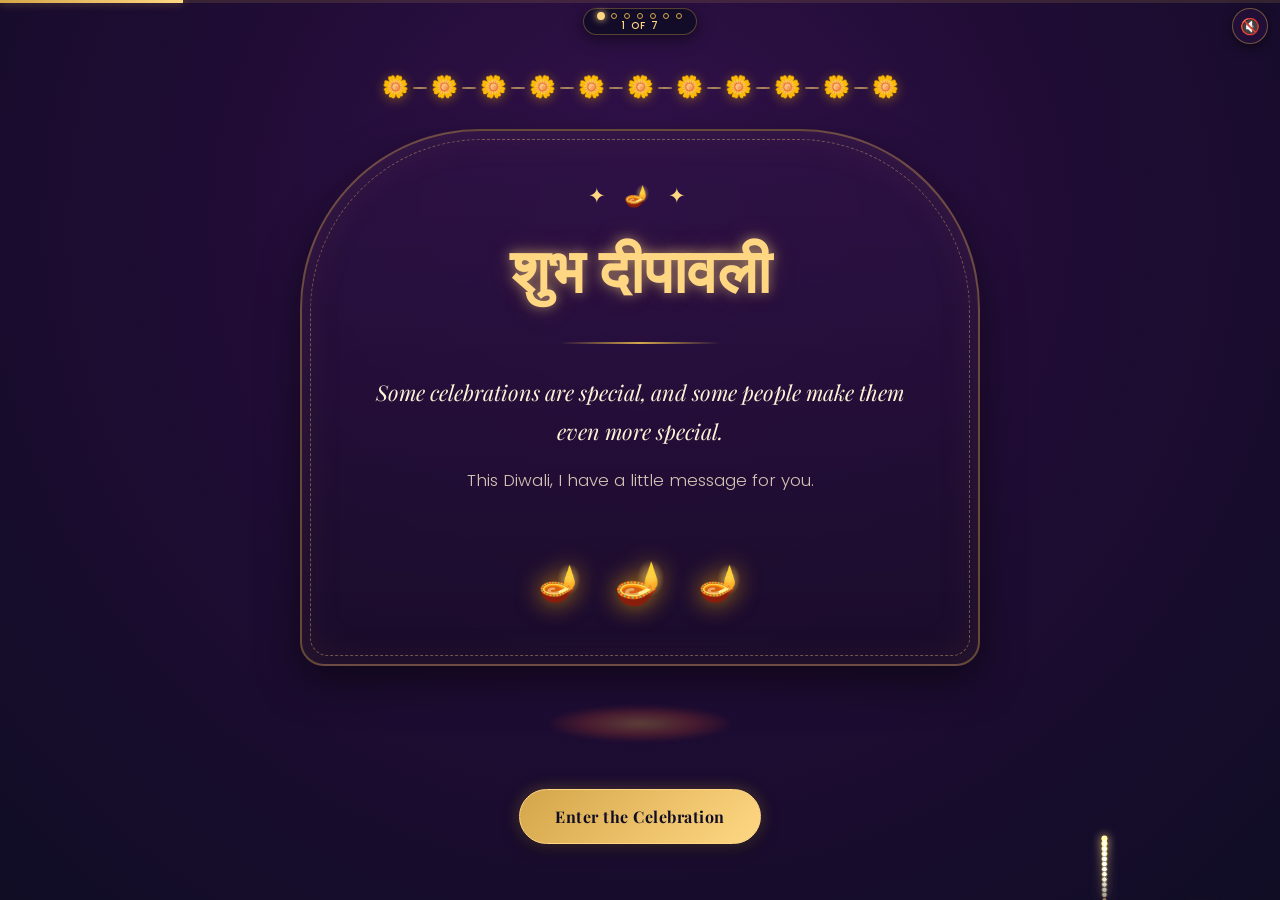
<file: index.html>
<!DOCTYPE html>
<html lang="en">
<head>
  <meta charset="UTF-8">
  <meta name="viewport" content="width=device-width, initial-scale=1.0, maximum-scale=1.0, user-scalable=no">
  <title>A Little Diwali Surprise</title>
  <link rel="icon" href="data:image/svg+xml,<svg xmlns='http://www.w3.org/2000/svg' viewBox='0 0 100 100'><text y='.9em' font-size='90'>🪔</text></svg>">
  <link href="https://fonts.googleapis.com/css2?family=Great+Vibes&family=Playfair+Display:ital,wght@0,400;0,700;1,400&family=Poppins:wght@300;400;500;600&family=Cormorant+Garamond:ital,wght@0,300;0,400;0,600;1,300;1,400&display=swap" rel="stylesheet">
  <link rel="stylesheet" href="css/common.css">
  <link rel="stylesheet" href="css/animations.css">
  <link rel="stylesheet" href="css/pages.css">
</head>
<body class="page-welcome">
  <!-- Page transition overlay -->
  <div class="page-transition-overlay"></div>

  <!-- Fireworks canvas (background) -->
  <canvas id="fireworks-canvas" style="position:fixed;inset:0;z-index:0;pointer-events:none;"></canvas>

  <!-- Floating elements container -->
  <div class="floating-container"></div>

  <!-- Main content -->
  <div class="page-wrapper">
    <!-- Toran (marigold garland) at top -->
    <div class="toran">
      <span class="toran-flower" style="--i:0">🌼</span>
      <span class="toran-chain"></span>
      <span class="toran-flower" style="--i:1">🌼</span>
      <span class="toran-chain"></span>
      <span class="toran-flower" style="--i:2">🌼</span>
      <span class="toran-chain"></span>
      <span class="toran-flower" style="--i:3">🌼</span>
      <span class="toran-chain"></span>
      <span class="toran-flower" style="--i:4">🌼</span>
      <span class="toran-chain"></span>
      <span class="toran-flower" style="--i:5">🌼</span>
      <span class="toran-chain"></span>
      <span class="toran-flower" style="--i:6">🌼</span>
      <span class="toran-chain"></span>
      <span class="toran-flower" style="--i:7">🌼</span>
      <span class="toran-chain"></span>
      <span class="toran-flower" style="--i:8">🌼</span>
      <span class="toran-chain"></span>
      <span class="toran-flower" style="--i:9">🌼</span>
      <span class="toran-chain"></span>
      <span class="toran-flower" style="--i:10">🌼</span>
    </div>

    <!-- Decorative doorway arch -->
    <div class="doorway">
      <div class="doorway-arch"></div>

      <div class="page-content">
        <!-- Decorative gold ornament -->
        <div class="ornament-top">✦ 🪔 ✦</div>

        <h1 class="welcome-title glow-text animate-fade-in-up">
          शुभ दीपावली
        </h1>

        <div class="decorative-line"></div>

        <p class="entrance-text reveal">
          Some celebrations are special, and some people make them even more special.
        </p>

        <p class="entrance-subtitle reveal stagger-1">
          This Diwali, I have a little message for you.
        </p>

        <!-- Diya row -->
        <div class="diyas-row reveal stagger-2">
          <span class="diya-icon">🪔</span>
          <span class="diya-icon">🪔</span>
          <span class="diya-icon">🪔</span>
        </div>
      </div>
    </div>

    <!-- Rangoli at bottom -->
    <div class="rangoli"></div>

    <!-- Navigation -->
    <div class="nav-buttons reveal stagger-3">
      <a href="message.html" class="btn-next" onclick="navigateTo('message.html'); return false;">Enter the Celebration</a>
    </div>
  </div>

  <!-- Scripts -->
  <script src="js/fireworks.js"></script>
  <script src="js/particles.js"></script>
  <script src="js/navigation.js"></script>
  <script src="js/common.js"></script>
  <script>
    document.addEventListener('DOMContentLoaded', () => {
      // Init fireworks for welcome page
      initFireworks('fireworks-canvas', 0.025);
      // Add marigold petals
      createMarigoldPetals(document.querySelector('.floating-container'), 12);
      // Add floating lanterns
      createFloatingLanterns(document.querySelector('.floating-container'), 4);
    });
  </script>
</body>
</html>
</file>
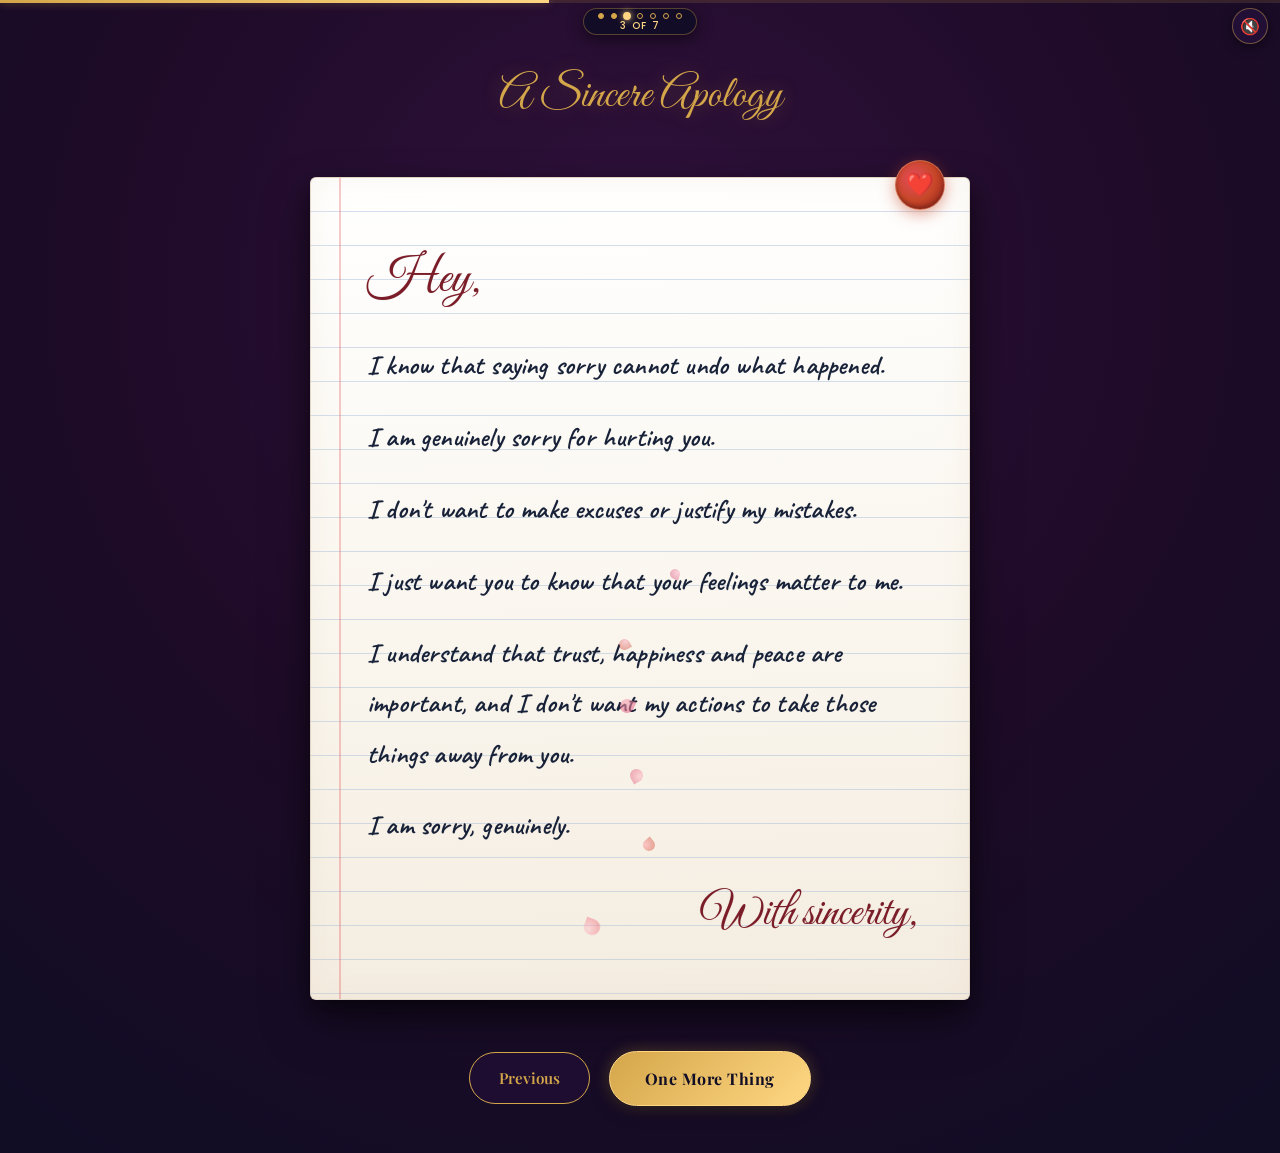
<file: apology.html>
<!DOCTYPE html>
<html lang="en">
<head>
  <meta charset="UTF-8">
  <meta name="viewport" content="width=device-width, initial-scale=1.0, maximum-scale=1.0, user-scalable=no">
  <title>A Sincere Apology</title>
  <link rel="icon" href="data:image/svg+xml,<svg xmlns='http://www.w3.org/2000/svg' viewBox='0 0 100 100'><text y='.9em' font-size='90'>🪔</text></svg>">
  <link href="https://fonts.googleapis.com/css2?family=Caveat:wght@400;500;600;700&family=Dancing+Script:wght@400;500;600;700&family=Great+Vibes&family=Playfair+Display:ital,wght@0,400;0,700;1,400&family=Poppins:wght@300;400;500;600&display=swap" rel="stylesheet">
  <link rel="stylesheet" href="css/common.css">
  <link rel="stylesheet" href="css/animations.css">
  <link rel="stylesheet" href="css/pages.css">
</head>
<body class="page-apology">
  <!-- Page transition overlay -->
  <div class="page-transition-overlay"></div>

  <!-- Floating elements container (rose petals) -->
  <div class="floating-container"></div>

  <!-- Main content -->
  <div class="page-wrapper">
    <!-- Section heading -->
    <h2 class="section-heading reveal" style="font-family:'Great Vibes',cursive;color:#D4A64A;text-align:center;font-size:2.8rem;font-weight:400;margin-bottom:2rem;text-shadow:0 0 20px rgba(212,166,74,0.3);">
      A Sincere Apology
    </h2>

    <!-- Letter paper -->
    <div class="letter-paper reveal">
      <!-- Wax seal -->
      <div class="wax-seal" style="position:absolute;top:-18px;right:24px;width:50px;height:50px;background:radial-gradient(circle at 38% 38%, #e74c5e, #C74728, #8b1a1a);border-radius:50%;display:flex;align-items:center;justify-content:center;font-size:1.4rem;box-shadow:0 4px 15px rgba(199,71,40,0.5),inset 0 -2px 4px rgba(0,0,0,0.3);z-index:2;">
        ❤️
      </div>

      <!-- Salutation -->
      <p class="letter-salutation">
        Hey,
      </p>

      <!-- Letter body -->
      <div class="letter-body">
        <p class="reveal stagger-1">
          I know that saying sorry cannot undo what happened.
        </p>

        <p class="reveal stagger-2">
          I am genuinely sorry for hurting you.
        </p>

        <p class="reveal stagger-3">
          I don't want to make excuses or justify my mistakes.
        </p>

        <p class="reveal stagger-4">
          I just want you to know that your feelings matter to me.
        </p>

        <p class="reveal stagger-5">
          I understand that trust, happiness and peace are important, and I don't want my actions to take those things away from you.
        </p>

        <p class="reveal stagger-6">
          I am sorry, genuinely.
        </p>
      </div>

      <!-- Signature -->
      <p class="letter-signature">
        With sincerity,
      </p>
    </div>

    <!-- Scattered rose petals around the letter -->
    <div class="rose-petal-scatter" style="position:relative;pointer-events:none;">
      <div class="scattered-petal" style="position:absolute;top:-320px;left:-20px;width:14px;height:14px;background:radial-gradient(ellipse at 30% 30%, #f7a8b8, #e05577);border-radius:50% 0 50% 50%;opacity:0.6;transform:rotate(25deg);animation:petalDrift 6s ease-in-out infinite;"></div>
      <div class="scattered-petal" style="position:absolute;top:-180px;right:-15px;width:12px;height:12px;background:radial-gradient(ellipse at 30% 30%, #ff9aa2, #c74728);border-radius:50% 0 50% 50%;opacity:0.5;transform:rotate(-40deg);animation:petalDrift 7s ease-in-out infinite 0.5s;"></div>
      <div class="scattered-petal" style="position:absolute;top:-450px;left:30px;width:10px;height:10px;background:radial-gradient(ellipse at 30% 30%, #f8b4c8, #d4577a);border-radius:50% 0 50% 50%;opacity:0.55;transform:rotate(110deg);animation:petalDrift 5.5s ease-in-out infinite 1s;"></div>
      <div class="scattered-petal" style="position:absolute;top:-100px;right:40px;width:16px;height:16px;background:radial-gradient(ellipse at 30% 30%, #ffc1cc, #e74c5e);border-radius:50% 0 50% 50%;opacity:0.45;transform:rotate(-70deg);animation:petalDrift 8s ease-in-out infinite 1.5s;"></div>
      <div class="scattered-petal" style="position:absolute;top:-380px;right:10px;width:11px;height:11px;background:radial-gradient(ellipse at 30% 30%, #f7a8b8, #c74728);border-radius:50% 0 50% 50%;opacity:0.5;transform:rotate(60deg);animation:petalDrift 6.5s ease-in-out infinite 2s;"></div>
      <div class="scattered-petal" style="position:absolute;top:-250px;left:-10px;width:13px;height:13px;background:radial-gradient(ellipse at 30% 30%, #ffb7c5, #d94f6b);border-radius:50% 0 50% 50%;opacity:0.5;transform:rotate(150deg);animation:petalDrift 7.5s ease-in-out infinite 0.8s;"></div>
    </div>

    <!-- Navigation -->
    <div class="nav-buttons reveal stagger-7">
      <a href="message.html" class="btn-prev" onclick="navigateTo('message.html'); return false;">Previous</a>
      <a href="reflection.html" class="btn-next" onclick="navigateTo('reflection.html'); return false;">One More Thing</a>
    </div>
  </div>

  <!-- Scripts -->
  <script src="js/fireworks.js"></script>
  <script src="js/particles.js"></script>
  <script src="js/navigation.js"></script>
  <script src="js/common.js"></script>
  <script>
    document.addEventListener('DOMContentLoaded', () => {
      // Add rose petals to the floating container with pink/red colors
      createFallingPetals(document.querySelector('.floating-container'), 15, ['#f7a8b8', '#e05577', '#ff9aa2', '#c74728', '#ffc1cc', '#d94f6b']);
    });
  </script>
</body>
</html>
</file>
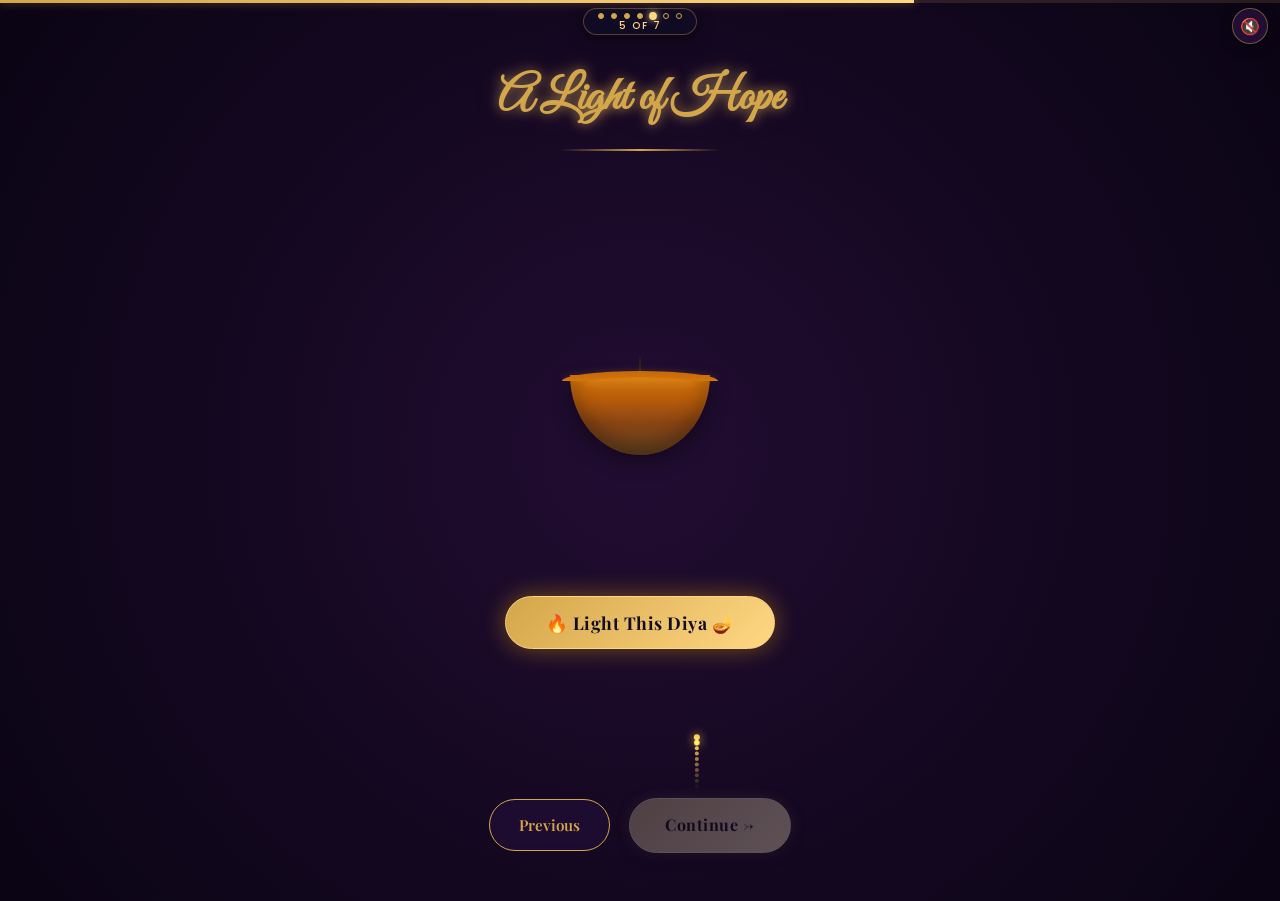
<file: diya.html>
<!DOCTYPE html>
<html lang="en">
<head>
  <meta charset="UTF-8">
  <meta name="viewport" content="width=device-width, initial-scale=1.0, maximum-scale=1.0, user-scalable=no">
  <title>A Light of Hope</title>
  <link rel="icon" href="data:image/svg+xml,<svg xmlns='http://www.w3.org/2000/svg' viewBox='0 0 100 100'><text y='.9em' font-size='90'>🪔</text></svg>">
  <link href="https://fonts.googleapis.com/css2?family=Great+Vibes&family=Playfair+Display:ital,wght@0,400;0,700;1,400&family=Poppins:wght@300;400;500;600&family=Cormorant+Garamond:ital,wght@0,300;0,400;0,600;1,300;1,400&display=swap" rel="stylesheet">
  <link rel="stylesheet" href="css/common.css">
  <link rel="stylesheet" href="css/animations.css">
  <link rel="stylesheet" href="css/pages.css">
  <style>
    .diya-stage {
      position: relative;
      display: flex;
      flex-direction: column;
      align-items: center;
      justify-content: center;
      min-height: 320px;
      margin: 2rem auto;
      padding: 2rem;
    }

    .diya-ambient {
      position: absolute;
      width: 300px;
      height: 300px;
      border-radius: 50%;
      background: radial-gradient(circle, rgba(255, 180, 0, 0.25) 0%, rgba(255, 120, 0, 0.1) 40%, transparent 70%);
      top: 50%;
      left: 50%;
      transform: translate(-50%, -60%);
      opacity: 0;
      transition: opacity 1.5s ease;
      pointer-events: none;
      z-index: 1;
    }

    .diya-ambient.lit {
      opacity: 1;
      animation: breathe 3s ease-in-out infinite;
    }

    .diya-construction {
      position: relative;
      display: flex;
      flex-direction: column;
      align-items: center;
      z-index: 3;
    }

    .diya-wick {
      width: 2px;
      height: 18px;
      background: linear-gradient(to top, #3a2a1a, #2a1a0a);
      margin-bottom: 0px;
      z-index: 3;
    }

    .diya-flame {
      position: relative;
      width: 60px;
      height: 80px;
      display: flex;
      align-items: center;
      justify-content: center;
      opacity: 0;
      transition: opacity 0.8s ease;
      margin-bottom: -12px;
      z-index: 4;
    }

    .diya-flame.lit {
      opacity: 1;
    }

    .flame-aura {
      position: absolute;
      width: 50px;
      height: 65px;
      background: radial-gradient(ellipse at center bottom, rgba(255, 200, 50, 0.6), rgba(255, 140, 0, 0.3), transparent);
      border-radius: 50% 50% 50% 50% / 60% 60% 40% 40%;
      filter: blur(8px);
      animation: flameFlicker 2s ease-in-out infinite;
    }

    .flame-core {
      position: relative;
      width: 14px;
      height: 35px;
      background: linear-gradient(to top, #ff6600, #ffaa00, #ffdd44, #fff8e0);
      border-radius: 50% 50% 50% 50% / 70% 70% 30% 30%;
      box-shadow: 0 0 15px rgba(255, 180, 0, 0.8), 0 0 30px rgba(255, 140, 0, 0.5), 0 0 50px rgba(255, 100, 0, 0.3);
      animation: flameFlicker 1.5s ease-in-out infinite alternate, flameDance 3s ease-in-out infinite;
      z-index: 5;
    }

    @keyframes flameDance {
      0%, 100% { transform: skewX(0deg) scaleY(1); }
      25% { transform: skewX(3deg) scaleY(1.05); }
      50% { transform: skewX(-2deg) scaleY(0.95); }
      75% { transform: skewX(4deg) scaleY(1.02); }
    }

    .clay-diya {
      position: relative;
      width: 140px;
      height: 80px;
      background: linear-gradient(180deg, #d4760a 0%, #b85c0a 30%, #8b4513 60%, #654321 100%);
      border-radius: 0 0 50% 50% / 0 0 100% 100%;
      box-shadow: inset 0 -10px 20px rgba(0,0,0,0.3), inset 0 5px 10px rgba(255,200,100,0.15), 0 8px 20px rgba(0,0,0,0.4);
      z-index: 3;
    }

    .clay-diya::before {
      content: '';
      position: absolute;
      top: -4px;
      left: -8px;
      right: -8px;
      height: 10px;
      background: linear-gradient(180deg, #c4680a, #d4760a);
      border-radius: 50% 50% 0 0 / 100% 100% 0 0;
      box-shadow: 0 -2px 5px rgba(255,200,100,0.1);
    }

    .clay-diya::after {
      content: '';
      position: absolute;
      top: 2px;
      left: 10%;
      right: 10%;
      height: 15px;
      background: linear-gradient(180deg, rgba(255,200,100,0.12), transparent);
      border-radius: 50%;
    }

    #diya-particle-canvas {
      position: absolute;
      inset: -100px;
      pointer-events: none;
      z-index: 5;
    }

    .diya-controls {
      text-align: center;
      margin-top: 2rem;
      z-index: 10;
      position: relative;
    }

    .diya-controls .btn-next {
      font-size: 1.1rem;
      padding: 0.9rem 2.5rem;
      cursor: pointer;
    }

    .diya-controls .btn-next:disabled {
      opacity: 0.4;
      cursor: default;
      pointer-events: none;
    }

    .diya-message {
      font-family: 'Poppins', sans-serif;
      font-weight: 300;
      font-size: 1.05rem;
      color: #FFF1D6;
      text-align: center;
      margin-top: 1.5rem;
      opacity: 0;
      transition: opacity 1s ease 0.5s;
      line-height: 1.8;
      max-width: 500px;
      margin-left: auto;
      margin-right: auto;
    }

    .diya-message.visible {
      opacity: 1;
    }

    @media (max-width: 480px) {
      .diya-stage {
        min-height: 260px;
        padding: 1.5rem;
      }
      .clay-diya {
        width: 110px;
        height: 65px;
      }
      .diya-message {
        font-size: 0.95rem;
        padding: 0 0.5rem;
      }
    }
  </style>
</head>
<body class="page-diya">

  <div class="page-transition-overlay"></div>

  <!-- Fireworks canvas (background) -->
  <canvas id="fireworks-canvas" style="position:fixed;inset:0;z-index:0;pointer-events:none;"></canvas>

  <div class="floating-container"></div>

  <div class="page-wrapper">

    <h2 class="section-heading glow-text" style="font-family:'Great Vibes',cursive;color:#D4A64A;text-align:center;font-size:3rem;">A Light of Hope</h2>

    <div class="decorative-line"></div>

    <div class="diya-stage">

      <div class="diya-ambient" id="diya-ambient"></div>

      <canvas id="diya-particle-canvas" width="500" height="500" style="position:absolute;inset:-100px;pointer-events:none;z-index:5;"></canvas>

      <div class="diya-construction">
        <div class="diya-flame" id="diya-flame">
          <div class="flame-aura"></div>
          <div class="flame-core"></div>
        </div>
        <div class="diya-wick"></div>
        <div class="clay-diya"></div>
      </div>

    </div>

    <div class="diya-controls">
      <button id="light-diya-btn" class="btn-next" style="cursor:pointer; box-shadow: 0 0 25px rgba(255, 180, 0, 0.4);">🔥 Light This Diya 🪔</button>
      <p id="diya-message" class="diya-message">May this light bring peace, happiness and beautiful beginnings.</p>
    </div>

    <div class="nav-buttons" id="diya-nav" style="margin-top:2.5rem;">
      <a href="reflection.html" class="btn-prev" onclick="navigateTo('reflection.html'); return false;">Previous</a>
      <a href="wishes.html" class="btn-next" id="diya-continue-btn" style="opacity:0.35; pointer-events:none; filter:grayscale(0.6); transition: all 0.6s ease;" onclick="navigateTo('wishes.html'); return false;">Continue →</a>
    </div>

  </div>

  <script src="js/fireworks.js"></script>
  <script src="js/particles.js"></script>
  <script src="js/navigation.js"></script>
  <script src="js/common.js"></script>
  <script src="js/diya.js"></script>
  <script>
    document.addEventListener('DOMContentLoaded', () => {
      if (typeof initFireworks === 'function') {
        window.fireworksInstance = initFireworks('fireworks-canvas', 0.008);
      }
    });
  </script>
</body>
</html>
</file>
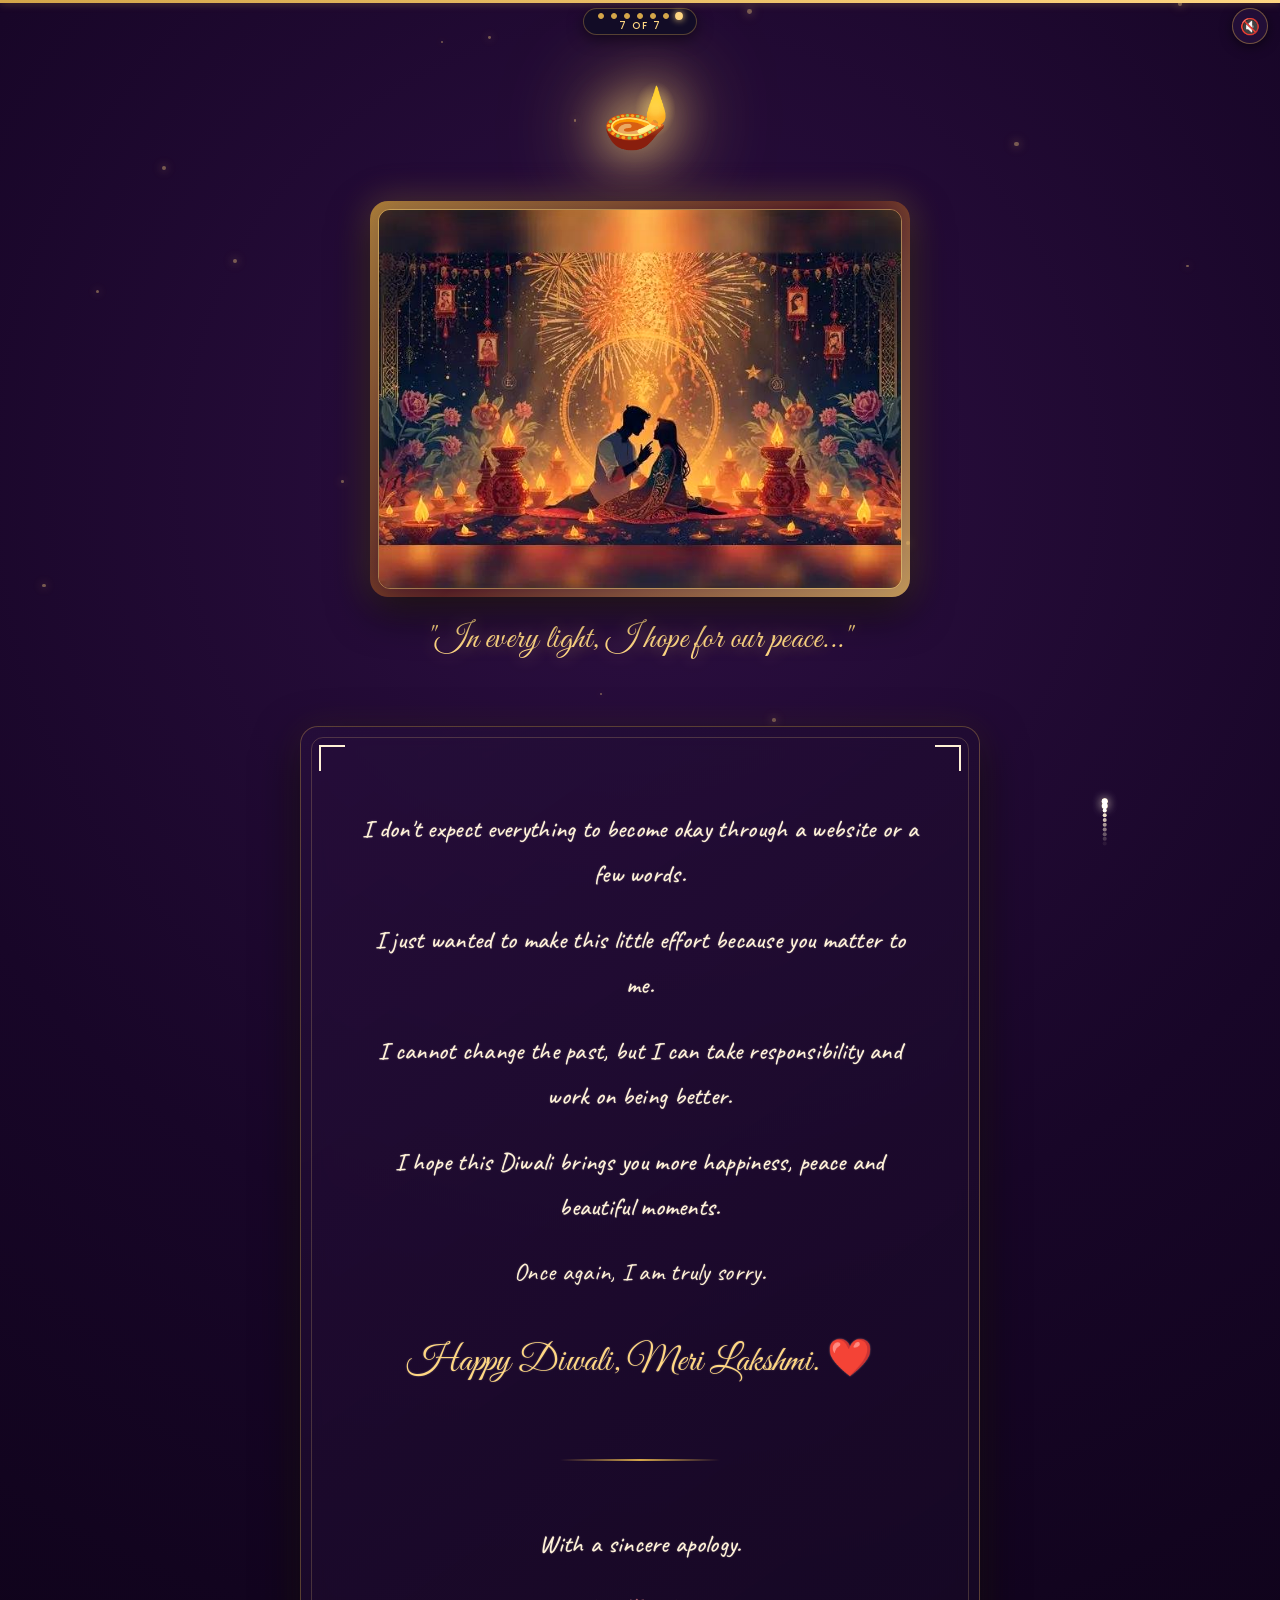
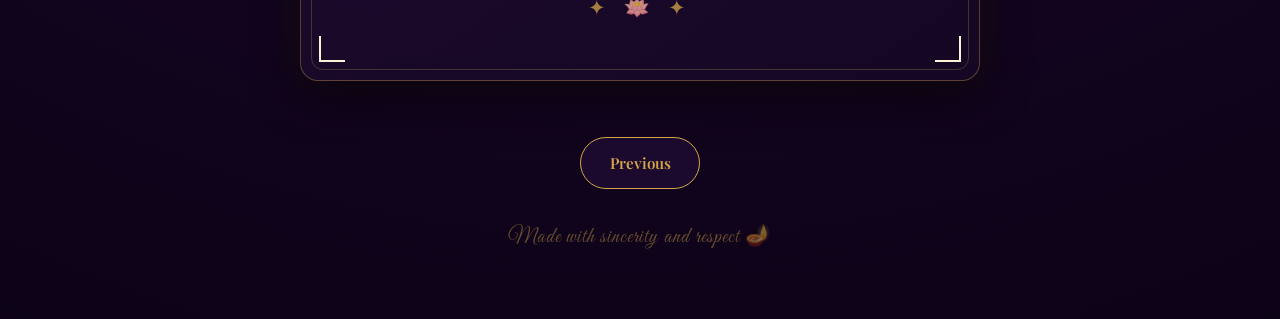
<file: final.html>
<!DOCTYPE html>
<html lang="en">
<head>
  <meta charset="UTF-8">
  <meta name="viewport" content="width=device-width, initial-scale=1.0, maximum-scale=1.0, user-scalable=no">
  <title>A Final Message</title>
  <link rel="icon" href="data:image/svg+xml,<svg xmlns='http://www.w3.org/2000/svg' viewBox='0 0 100 100'><text y='.9em' font-size='90'>🪔</text></svg>">
  <link href="https://fonts.googleapis.com/css2?family=Caveat:wght@400;500;600;700&family=Dancing+Script:wght@400;500;600;700&family=Great+Vibes&family=Playfair+Display:ital,wght@0,400;0,700;1,400&family=Poppins:wght@300;400;500;600&display=swap" rel="stylesheet">
  <link rel="stylesheet" href="css/common.css">
  <link rel="stylesheet" href="css/animations.css">
  <link rel="stylesheet" href="css/pages.css">
</head>
<body class="page-final">
  <!-- Page transition overlay -->
  <div class="page-transition-overlay"></div>

  <!-- Fireworks canvas (gentle background fireworks) -->
  <canvas id="fireworks-canvas" style="position:fixed;inset:0;z-index:0;pointer-events:none;"></canvas>

  <!-- Floating elements container -->
  <div class="floating-container"></div>

  <!-- Main content wrapper -->
  <div class="page-wrapper">
    <!-- Single large glowing diya at the top -->
    <div class="final-diya reveal" style="text-align:center;margin-bottom:0.8rem;">
      <span style="font-size:3.8rem;display:inline-block;filter:drop-shadow(0 0 25px #FFD783) drop-shadow(0 0 45px #D4A64A);animation:floatDiya 3.5s ease-in-out infinite;">🪔</span>
    </div>

    <!-- Couple Diwali Memory Image -->
    <div class="couple-photo-wrapper reveal stagger-1">
      <div class="photo-frame">
        <img src="assets/images/couple-diwali.jpg" alt="A Special Diwali With You" class="couple-photo" loading="eager">
        <div class="photo-glow"></div>
      </div>
      <p class="photo-caption">"In every light, I hope for our peace..."</p>
    </div>

    <!-- Final letter parchment frame -->
    <div class="final-frame reveal stagger-2">
      <div class="corner-ornament corner-top-left"></div>
      <div class="corner-ornament corner-top-right"></div>
      <div class="corner-ornament corner-bottom-left"></div>
      <div class="corner-ornament corner-bottom-right"></div>

      <div class="final-letter">
        <p class="reveal stagger-1">
          I don't expect everything to become okay through a website or a few words.
        </p>

        <p class="reveal stagger-2">
          I just wanted to make this little effort because you matter to me.
        </p>

        <p class="reveal stagger-3">
          I cannot change the past, but I can take responsibility and work on being better.
        </p>

        <p class="reveal stagger-4">
          I hope this Diwali brings you more happiness, peace and beautiful moments.
        </p>

        <p class="reveal stagger-5" style="font-weight:400;color:#FFF1D6;">
          Once again, I am truly sorry.
        </p>

        <p class="final-highlight reveal stagger-6">
          Happy Diwali, Meri Lakshmi. ❤️
        </p>

        <div class="decorative-line" style="margin:1.8rem auto 1rem auto;"></div>

        <p class="final-signature reveal stagger-7">
          With a sincere apology.
        </p>
      </div>

      <!-- Lotus ornament flourish -->
      <div style="text-align:center;margin-top:1.5rem;color:#D4A64A;font-size:1.3rem;letter-spacing:6px;opacity:0.75;">
        ✦ 🪷 ✦
      </div>
    </div>

    <!-- Navigation (Previous to wishes.html) -->
    <div class="nav-buttons reveal stagger-7">
      <a href="wishes.html" class="btn-prev" onclick="navigateTo('wishes.html'); return false;">Previous</a>
    </div>

    <!-- Heartfelt footer -->
    <div style="text-align:center;padding:2rem 1rem 1rem 1rem;">
      <p style="font-family:'Great Vibes',cursive;font-size:1.3rem;color:rgba(212,166,74,0.45);letter-spacing:1px;">
        Made with sincerity and respect 🪔
      </p>
    </div>
  </div>

  <!-- Scripts -->
  <script src="js/fireworks.js"></script>
  <script src="js/particles.js"></script>
  <script src="js/navigation.js"></script>
  <script src="js/common.js"></script>
  <script>
    document.addEventListener('DOMContentLoaded', () => {
      // Gentle fireworks
      if (typeof initFireworks === 'function') {
        initFireworks('fireworks-canvas', 0.016);
      }
      // Falling petals mix
      createFallingPetals(document.querySelector('.floating-container'), 12, ['#f7a8b8', '#e05577', '#ff9aa2', '#C74728', '#D4A64A', '#FFD783']);
      createGoldenParticles(document.querySelector('.floating-container'), 20);
    });
  </script>
</body>
</html>
</file>
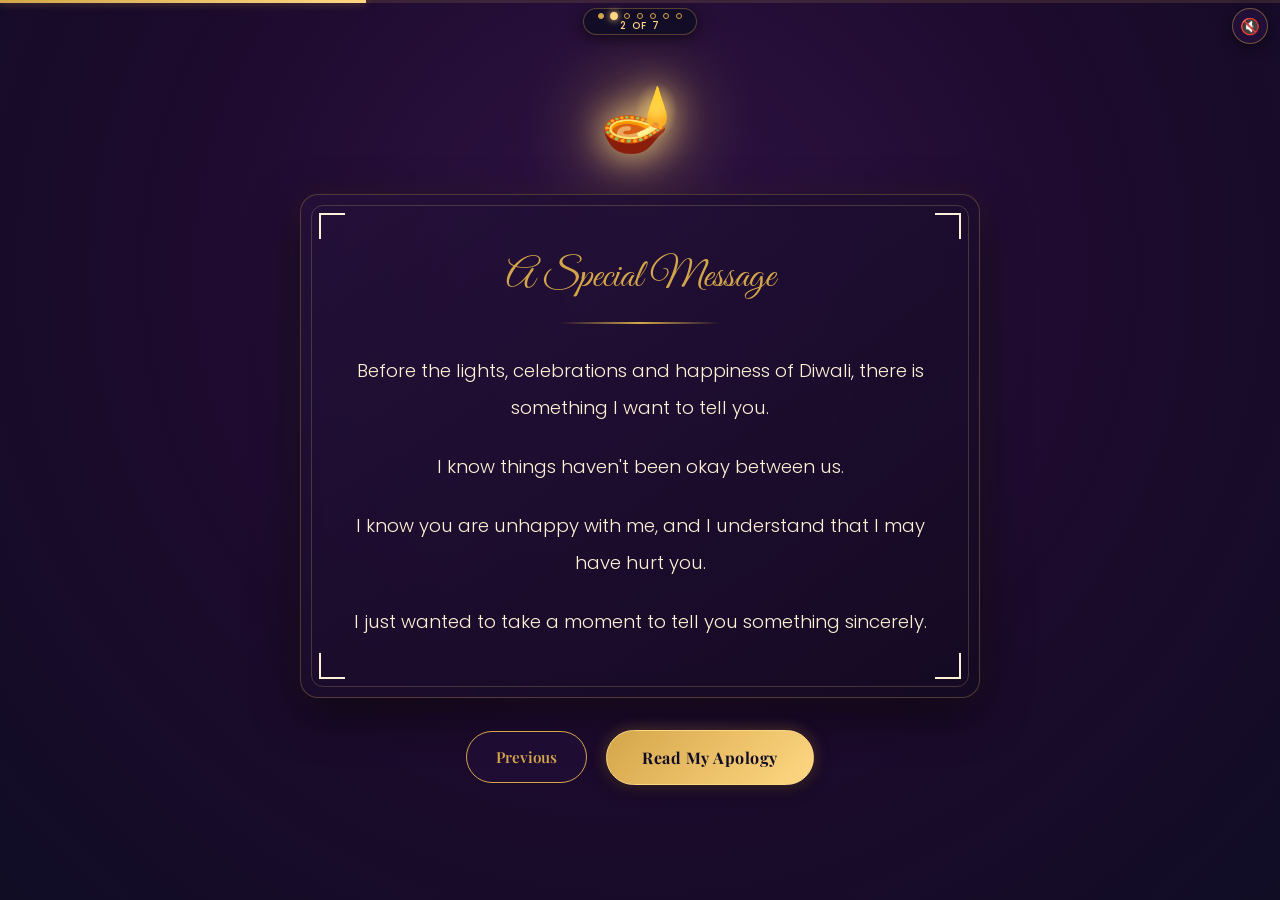
<file: message.html>
<!DOCTYPE html>
<html lang="en">
<head>
  <meta charset="UTF-8">
  <meta name="viewport" content="width=device-width, initial-scale=1.0, maximum-scale=1.0, user-scalable=no">
  <title>A Special Message</title>
  <link rel="icon" href="data:image/svg+xml,<svg xmlns='http://www.w3.org/2000/svg' viewBox='0 0 100 100'><text y='.9em' font-size='90'>🪔</text></svg>">
  <link href="https://fonts.googleapis.com/css2?family=Great+Vibes&family=Playfair+Display:ital,wght@0,400;0,700;1,400&family=Poppins:wght@300;400;500;600&family=Cormorant+Garamond:ital,wght@0,300;0,400;0,600;1,300;1,400&display=swap" rel="stylesheet">
  <link rel="stylesheet" href="css/common.css">
  <link rel="stylesheet" href="css/animations.css">
  <link rel="stylesheet" href="css/pages.css">
</head>
<body class="page-message">
  <!-- Page transition overlay -->
  <div class="page-transition-overlay"></div>

  <!-- Fireworks canvas (background) -->
  <canvas id="fireworks-canvas" style="position:fixed;inset:0;z-index:0;pointer-events:none;"></canvas>

  <!-- Floating elements container -->
  <div class="floating-container"></div>

  <!-- Main content -->
  <div class="page-wrapper">
    <!-- Large animated diya at top center -->
    <div class="diya-hero reveal" style="text-align:center;margin-bottom:1.5rem;">
      <span style="font-size:4rem;display:inline-block;filter:drop-shadow(0 0 18px #FFD783) drop-shadow(0 0 40px #D4A64A);animation:floatDiya 3s ease-in-out infinite;">🪔</span>
    </div>

    <!-- Message frame -->
    <div class="message-frame reveal">
      <!-- Corner ornaments -->
      <div class="corner-ornament corner-top-left"></div>
      <div class="corner-ornament corner-top-right"></div>
      <div class="corner-ornament corner-bottom-left"></div>
      <div class="corner-ornament corner-bottom-right"></div>

      <h2 class="message-heading" style="font-family:'Great Vibes',cursive;color:#D4A64A;text-align:center;font-size:2.5rem;margin-bottom:0.5rem;font-weight:400;">
        A Special Message
      </h2>

      <div class="decorative-line"></div>

      <div class="message-body">
        <p class="message-paragraph reveal stagger-1" style="text-align:center;font-family:'Poppins',sans-serif;font-weight:300;font-size:1.15rem;color:#FFF1D6;line-height:2;">
          Before the lights, celebrations and happiness of Diwali, there is something I want to tell you.
        </p>

        <p class="message-paragraph reveal stagger-2" style="text-align:center;font-family:'Poppins',sans-serif;font-weight:300;font-size:1.15rem;color:#FFF1D6;line-height:2;">
          I know things haven't been okay between us.
        </p>

        <p class="message-paragraph reveal stagger-3" style="text-align:center;font-family:'Poppins',sans-serif;font-weight:300;font-size:1.15rem;color:#FFF1D6;line-height:2;">
          I know you are unhappy with me, and I understand that I may have hurt you.
        </p>

        <p class="message-paragraph reveal stagger-4" style="text-align:center;font-family:'Poppins',sans-serif;font-weight:300;font-size:1.15rem;color:#FFF1D6;line-height:2;">
          I just wanted to take a moment to tell you something sincerely.
        </p>
      </div>
    </div>

    <!-- Navigation -->
    <div class="nav-buttons reveal stagger-5">
      <a href="index.html" class="btn-prev" onclick="navigateTo('index.html'); return false;">Previous</a>
      <a href="apology.html" class="btn-next" onclick="navigateTo('apology.html'); return false;">Read My Apology</a>
    </div>
  </div>

  <!-- Scripts -->
  <script src="js/fireworks.js"></script>
  <script src="js/particles.js"></script>
  <script src="js/navigation.js"></script>
  <script src="js/common.js"></script>
  <script>
    document.addEventListener('DOMContentLoaded', () => {
      // Init fireworks with low rate for ambient effect
      initFireworks('fireworks-canvas', 0.01);
      // Add falling petals
      createFallingPetals(document.querySelector('.floating-container'), 10);
    });
  </script>
</body>
</html>
</file>
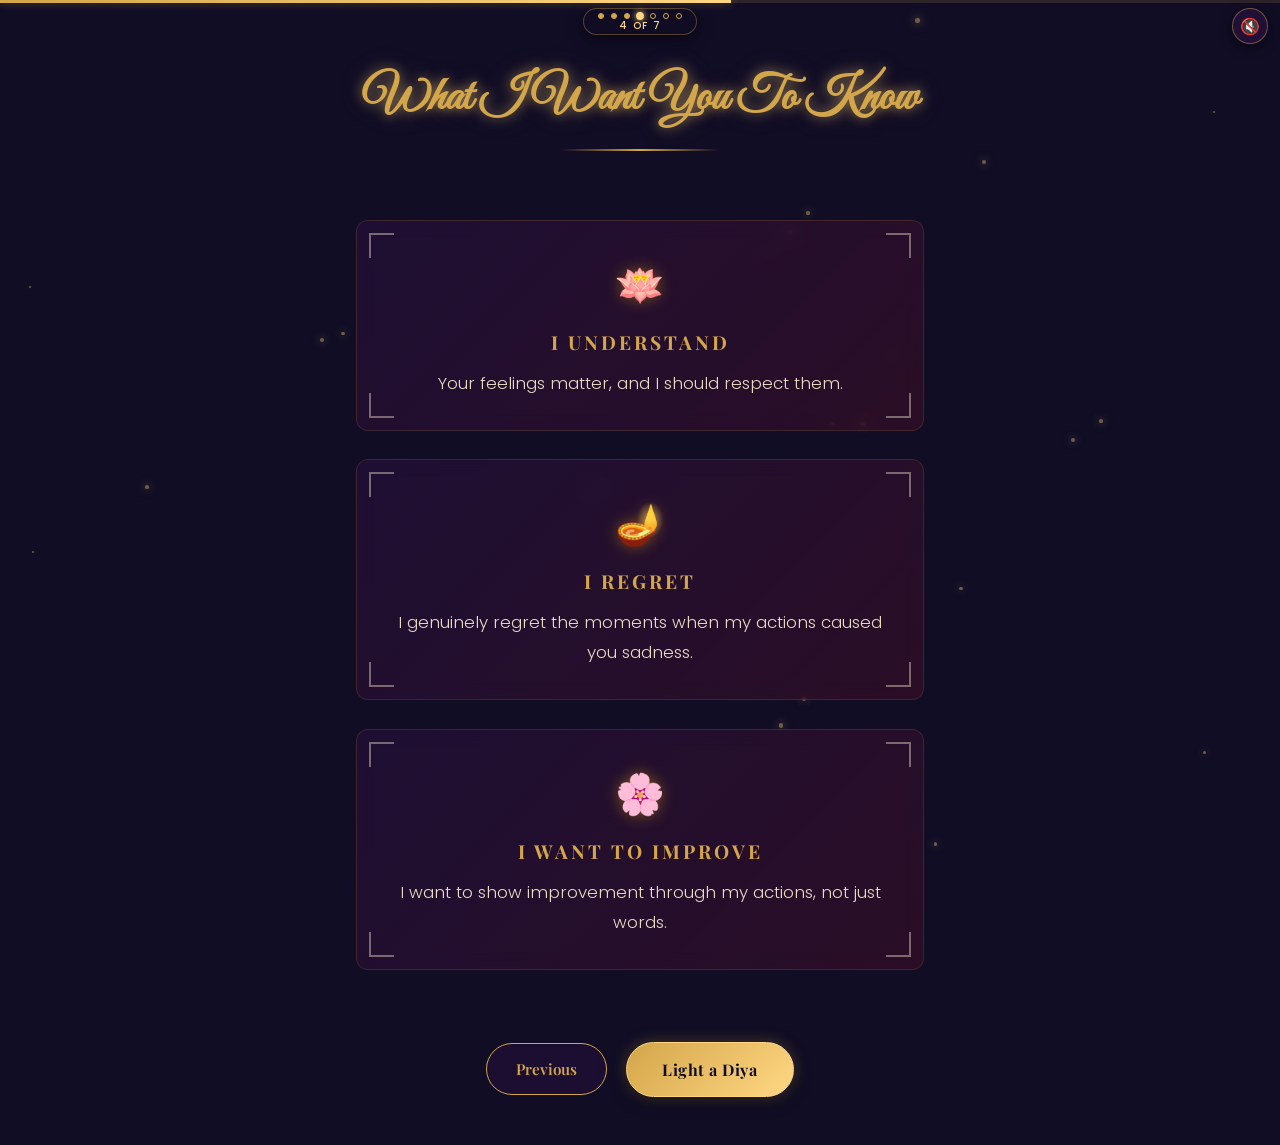
<file: reflection.html>
<!DOCTYPE html>
<html lang="en">
<head>
  <meta charset="UTF-8">
  <meta name="viewport" content="width=device-width, initial-scale=1.0, maximum-scale=1.0, user-scalable=no">
  <title>What I Want You To Know</title>
  <link rel="icon" href="data:image/svg+xml,<svg xmlns='http://www.w3.org/2000/svg' viewBox='0 0 100 100'><text y='.9em' font-size='90'>🪔</text></svg>">
  <link href="https://fonts.googleapis.com/css2?family=Great+Vibes&family=Playfair+Display:ital,wght@0,400;0,700;1,400&family=Poppins:wght@300;400;500;600&family=Cormorant+Garamond:ital,wght@0,300;0,400;0,600;1,300;1,400&display=swap" rel="stylesheet">
  <link rel="stylesheet" href="css/common.css">
  <link rel="stylesheet" href="css/animations.css">
  <link rel="stylesheet" href="css/pages.css">
  <style>
    .reflection-cards {
      display: flex;
      flex-direction: column;
      gap: 1.8rem;
      max-width: 600px;
      margin: 2.5rem auto;
      padding: 0 1rem;
    }

    .reflection-card {
      position: relative;
      background: linear-gradient(135deg, rgba(36, 16, 57, 0.7), rgba(69, 15, 39, 0.5));
      border: 1px solid rgba(212, 166, 74, 0.15);
      border-radius: 12px;
      padding: 2rem 1.8rem;
      text-align: center;
      backdrop-filter: blur(10px);
      transition: transform 0.4s ease, box-shadow 0.4s ease, border-color 0.4s ease;
    }

    .reflection-card:hover {
      transform: translateY(-4px);
      box-shadow: 0 8px 30px rgba(212, 166, 74, 0.15);
      border-color: rgba(212, 166, 74, 0.35);
    }

    .corner {
      position: absolute;
      width: 25px;
      height: 25px;
      border-color: #D4A64A;
      opacity: 0.4;
      transition: opacity 0.4s ease;
    }

    .reflection-card:hover .corner {
      opacity: 0.8;
    }

    .corner-tl { top: 12px; left: 12px; border-top: 2px solid; border-left: 2px solid; }
    .corner-tr { top: 12px; right: 12px; border-top: 2px solid; border-right: 2px solid; }
    .corner-bl { bottom: 12px; left: 12px; border-bottom: 2px solid; border-left: 2px solid; }
    .corner-br { bottom: 12px; right: 12px; border-bottom: 2px solid; border-right: 2px solid; }

    .card-icon {
      font-size: 2.5rem;
      margin-bottom: 0.8rem;
      filter: drop-shadow(0 0 8px rgba(255, 180, 0, 0.4));
    }

    .card-header {
      font-family: 'Playfair Display', serif;
      font-size: 1.2rem;
      font-weight: 700;
      color: #D4A64A;
      letter-spacing: 3px;
      margin-bottom: 0.8rem;
    }

    .card-body {
      font-family: 'Poppins', sans-serif;
      font-weight: 300;
      font-size: 1.05rem;
      color: #FFF1D6;
      line-height: 1.8;
      opacity: 0.9;
    }

    @media (max-width: 480px) {
      .reflection-cards {
        gap: 1.4rem;
        padding: 0 0.5rem;
      }
      .reflection-card {
        padding: 1.5rem 1.2rem;
      }
      .card-header {
        font-size: 1.05rem;
        letter-spacing: 2px;
      }
      .card-body {
        font-size: 0.95rem;
      }
    }
  </style>
</head>
<body class="page-reflection">

  <div class="page-transition-overlay"></div>

  <!-- Fireworks canvas (background) -->
  <canvas id="fireworks-canvas" style="position:fixed;inset:0;z-index:0;pointer-events:none;"></canvas>

  <div class="floating-container"></div>

  <div class="page-wrapper">

    <h2 class="section-heading glow-text" style="font-family:'Great Vibes',cursive;color:#D4A64A;text-align:center;font-size:3rem;">What I Want You To Know</h2>

    <div class="decorative-line"></div>

    <div class="reflection-cards">

      <div class="reflection-card reveal stagger-1">
        <div class="corner corner-tl"></div>
        <div class="corner corner-tr"></div>
        <div class="corner corner-bl"></div>
        <div class="corner corner-br"></div>
        <div class="card-icon">🪷</div>
        <h3 class="card-header">I UNDERSTAND</h3>
        <p class="card-body">Your feelings matter, and I should respect them.</p>
      </div>

      <div class="reflection-card reveal stagger-2">
        <div class="corner corner-tl"></div>
        <div class="corner corner-tr"></div>
        <div class="corner corner-bl"></div>
        <div class="corner corner-br"></div>
        <div class="card-icon">🪔</div>
        <h3 class="card-header">I REGRET</h3>
        <p class="card-body">I genuinely regret the moments when my actions caused you sadness.</p>
      </div>

      <div class="reflection-card reveal stagger-3">
        <div class="corner corner-tl"></div>
        <div class="corner corner-tr"></div>
        <div class="corner corner-bl"></div>
        <div class="corner corner-br"></div>
        <div class="card-icon">🌸</div>
        <h3 class="card-header">I WANT TO IMPROVE</h3>
        <p class="card-body">I want to show improvement through my actions, not just words.</p>
      </div>

    </div>

    <div class="nav-buttons">
      <a href="apology.html" class="btn-prev" onclick="navigateTo('apology.html'); return false;">Previous</a>
      <a href="diya.html" class="btn-next" onclick="navigateTo('diya.html'); return false;">Light a Diya</a>
    </div>

  </div>

  <script src="js/fireworks.js"></script>
  <script src="js/particles.js"></script>
  <script src="js/navigation.js"></script>
  <script src="js/common.js"></script>
  <script>
    document.addEventListener('DOMContentLoaded', () => {
      if (typeof initFireworks === 'function') {
        initFireworks('fireworks-canvas', 0.008);
      }
      if (typeof initGoldenParticles === 'function') {
        initGoldenParticles();
      }
      if (typeof addFloatingLanterns === 'function') {
        addFloatingLanterns(3);
      }
    });
  </script>
</body>
</html>
</file>
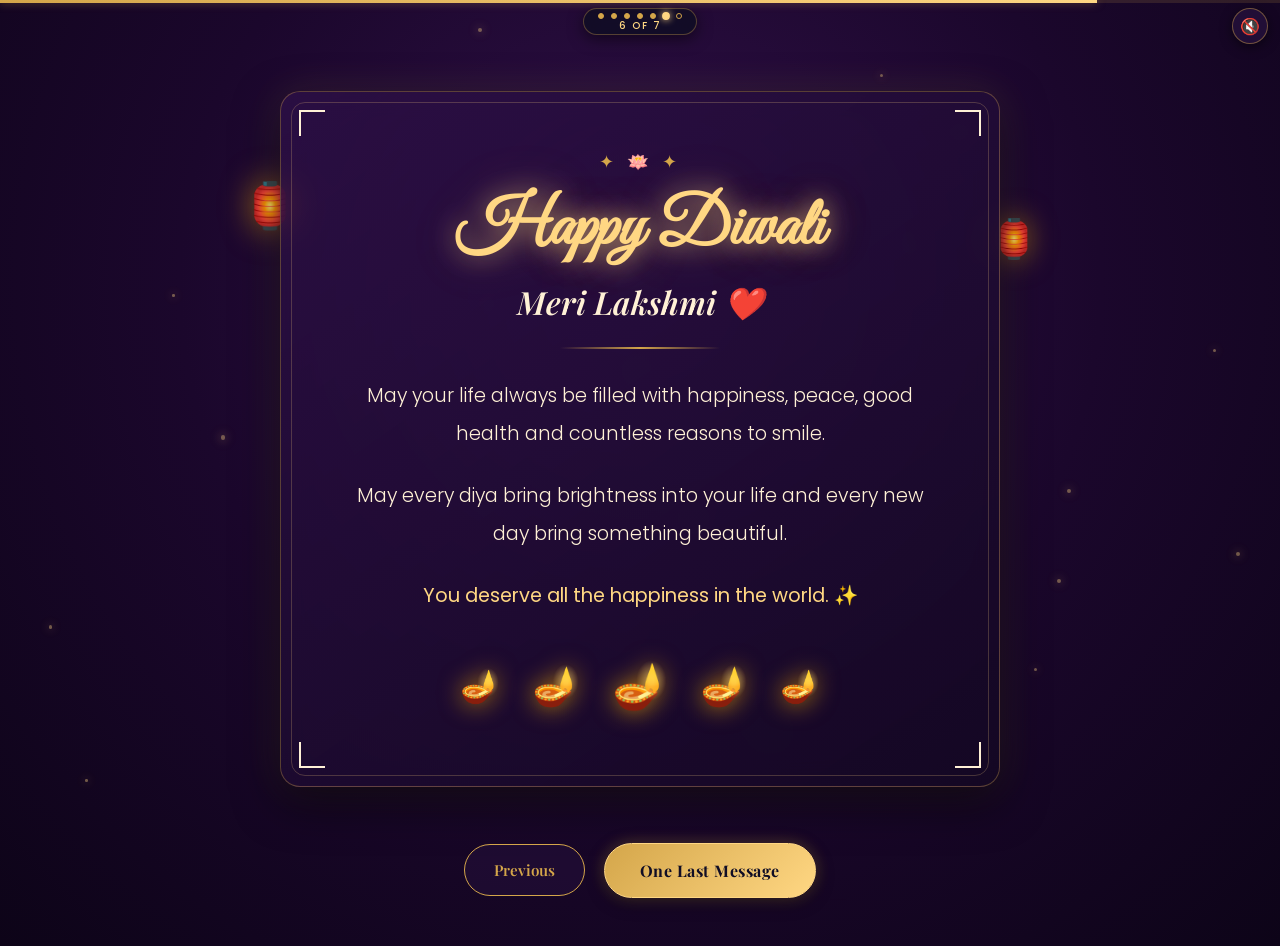
<file: wishes.html>
<!DOCTYPE html>
<html lang="en">
<head>
  <meta charset="UTF-8">
  <meta name="viewport" content="width=device-width, initial-scale=1.0, maximum-scale=1.0, user-scalable=no">
  <title>A Beautiful Diwali Wish</title>
  <link rel="icon" href="data:image/svg+xml,<svg xmlns='http://www.w3.org/2000/svg' viewBox='0 0 100 100'><text y='.9em' font-size='90'>🪔</text></svg>">
  <link href="https://fonts.googleapis.com/css2?family=Great+Vibes&family=Playfair+Display:ital,wght@0,400;0,700;1,400&family=Poppins:wght@300;400;500;600&family=Cormorant+Garamond:ital,wght@0,300;0,400;0,600;1,300;1,400&display=swap" rel="stylesheet">
  <link rel="stylesheet" href="css/common.css">
  <link rel="stylesheet" href="css/animations.css">
  <link rel="stylesheet" href="css/pages.css">
</head>
<body class="page-wishes">
  <!-- Page transition overlay -->
  <div class="page-transition-overlay"></div>

  <!-- Fireworks canvas (celebratory background) -->
  <canvas id="fireworks-canvas" style="position:fixed;inset:0;z-index:0;pointer-events:none;"></canvas>

  <!-- Floating elements container -->
  <div class="floating-container"></div>

  <!-- Main content wrapper -->
  <div class="page-wrapper">
    <!-- Side hanging lanterns -->
    <div class="side-lantern" style="position:absolute;left:2rem;top:18%;font-size:2.8rem;filter:drop-shadow(0 0 16px rgba(255,180,0,0.6));animation:lanternSwing 3.5s ease-in-out infinite;">🏮</div>
    <div class="side-lantern" style="position:absolute;right:2rem;top:22%;font-size:2.4rem;filter:drop-shadow(0 0 14px rgba(255,180,0,0.5));animation:lanternSwing 4s ease-in-out infinite 0.8s;">🏮</div>

    <!-- Festive wishes frame -->
    <div class="wishes-frame reveal">
      <div class="corner-ornament corner-top-left"></div>
      <div class="corner-ornament corner-top-right"></div>
      <div class="corner-ornament corner-bottom-left"></div>
      <div class="corner-ornament corner-bottom-right"></div>

      <div class="ornament-top" style="color:#D4A64A;letter-spacing:4px;font-size:1.1rem;margin-bottom:0.6rem;">✦ 🪷 ✦</div>

      <h1 class="wishes-heading glow-text">
        Happy Diwali
      </h1>

      <h2 class="wishes-subheading">
        Meri Lakshmi ❤️
      </h2>

      <div class="decorative-line"></div>

      <div class="wishes-text">
        <p class="reveal stagger-1">
          May your life always be filled with happiness, peace, good health and countless reasons to smile.
        </p>

        <p class="reveal stagger-2">
          May every diya bring brightness into your life and every new day bring something beautiful.
        </p>

        <p class="reveal stagger-3" style="color:#FFD783;font-weight:400;font-size:1.22rem;">
          You deserve all the happiness in the world. ✨
        </p>
      </div>

      <!-- Festive Glowing Diya Row -->
      <div class="diyas-row reveal stagger-4" style="margin-top:2.2rem;">
        <span class="diya-icon" style="font-size:2rem;animation-delay:0s;">🪔</span>
        <span class="diya-icon" style="font-size:2.4rem;animation-delay:0.3s;">🪔</span>
        <span class="diya-icon" style="font-size:2.8rem;animation-delay:0.6s;">🪔</span>
        <span class="diya-icon" style="font-size:2.4rem;animation-delay:0.9s;">🪔</span>
        <span class="diya-icon" style="font-size:2rem;animation-delay:1.2s;">🪔</span>
      </div>
    </div>

    <!-- Navigation -->
    <div class="nav-buttons reveal stagger-5">
      <a href="diya.html" class="btn-prev" onclick="navigateTo('diya.html'); return false;">Previous</a>
      <a href="final.html" class="btn-next" onclick="navigateTo('final.html'); return false;">One Last Message</a>
    </div>
  </div>

  <!-- Scripts -->
  <script src="js/fireworks.js"></script>
  <script src="js/particles.js"></script>
  <script src="js/navigation.js"></script>
  <script src="js/common.js"></script>
  <script>
    document.addEventListener('DOMContentLoaded', () => {
      // Grand celebratory fireworks
      if (typeof initFireworks === 'function') {
        initFireworks('fireworks-canvas', 0.035);
      }
      // Floating marigolds and lanterns
      createMarigoldPetals(document.querySelector('.floating-container'), 14);
      createFloatingLanterns(document.querySelector('.floating-container'), 5);
      createGoldenParticles(document.querySelector('.floating-container'), 25);
    });
  </script>
</body>
</html>
</file>
<file: css/common.css>
/* ═══════════════════════════════════════════════════════════════
   COMMON.CSS — Master Stylesheet for Diwali Apology Website
   Shared across all 7 pages (Clean & Mobile-Optimized)
   ═══════════════════════════════════════════════════════════════ */

@import url('https://fonts.googleapis.com/css2?family=Caveat:wght@400;500;600;700&family=Dancing+Script:wght@400;500;600;700&family=Great+Vibes&family=Playfair+Display:ital,wght@0,400;0,700;1,400&family=Poppins:wght@300;400;500;600&display=swap');

/* ─── 1. CSS RESET & ROOT VARIABLES ─────────────────────────── */

*,
*::before,
*::after {
  margin: 0;
  padding: 0;
  box-sizing: border-box;
}

:root {
  /* Colors */
  --royal-purple: #241039;
  --deep-maroon: #450F27;
  --antique-gold: #D4A64A;
  --warm-gold: #FFD783;
  --cream: #FFF1D6;
  --vermilion: #C74728;
  --midnight-navy: #100D25;
  --bg-deep: #100D25;

  /* Derived Colors */
  --gold-glow: rgba(212, 166, 74, 0.5);
  --gold-subtle: rgba(212, 166, 74, 0.3);
  --gold-faint: rgba(212, 166, 74, 0.15);
  --cream-muted: rgba(255, 241, 214, 0.8);
  --cream-subtle: rgba(255, 241, 214, 0.5);

  /* Font Stacks */
  --font-heading: 'Playfair Display', Georgia, serif;
  --font-body: 'Poppins', 'Segoe UI', Tahoma, sans-serif;
  --font-cursive: 'Great Vibes', cursive;
  --font-handwritten: 'Caveat', 'Dancing Script', cursive;

  /* Spacing Scale */
  --space-xs: 0.25rem;
  --space-sm: 0.5rem;
  --space-md: 1rem;
  --space-lg: 1.5rem;
  --space-xl: 2rem;
  --space-2xl: 3rem;

  /* Border Radii */
  --radius-sm: 6px;
  --radius-md: 12px;
  --radius-lg: 20px;
  --radius-full: 9999px;

  /* Transitions */
  --transition-fast: 0.2s ease;
  --transition-base: 0.3s ease;
  --transition-smooth: 0.4s cubic-bezier(0.25, 0.46, 0.45, 0.94);
}

/* ─── 2. BASE STYLES ────────────────────────────────────────── */

html {
  scroll-behavior: smooth;
  -webkit-text-size-adjust: 100%;
  overflow-x: hidden;
}

body {
  background-color: var(--bg-deep);
  font-family: var(--font-body);
  color: var(--cream);
  line-height: 1.6;
  overflow-x: hidden;
  -webkit-font-smoothing: antialiased;
  -moz-osx-font-smoothing: grayscale;
  min-height: 100vh;
  position: relative;
}

::selection {
  background: var(--antique-gold);
  color: var(--bg-deep);
}

/* ─── 3. TYPOGRAPHY ─────────────────────────────────────────── */

h1, h2, h3, h4, h5, h6 {
  font-family: var(--font-heading);
  color: var(--warm-gold);
  font-weight: 600;
  line-height: 1.3;
}

.glow-text {
  text-shadow: 0 0 12px rgba(255, 215, 131, 0.5), 0 0 24px rgba(212, 166, 74, 0.25);
}

.cursive-text {
  font-family: var(--font-cursive);
}

/* ─── 4. BACKGROUND LAYERS ──────────────────────────────────── */

#fireworks-canvas {
  position: fixed !important;
  top: 0 !important;
  left: 0 !important;
  width: 100vw !important;
  height: 100vh !important;
  z-index: 0 !important;
  pointer-events: none !important;
}

.floating-container {
  position: fixed;
  top: 0;
  left: 0;
  right: 0;
  bottom: 0;
  pointer-events: none;
  overflow: hidden;
  z-index: 1;
}

/* ─── 5. TOP PROGRESS BAR & PILL ────────────────────────────── */

.progress-bar-top {
  position: fixed;
  top: 0;
  left: 0;
  width: 100%;
  height: 3px;
  background: rgba(212, 166, 74, 0.15);
  z-index: 10002;
}

.progress-bar-fill {
  height: 100%;
  background: linear-gradient(90deg, var(--antique-gold), var(--warm-gold));
  box-shadow: 0 0 8px var(--gold-glow);
  transition: width 0.4s ease;
}

.progress-indicator {
  position: fixed;
  top: 8px;
  left: 50%;
  transform: translateX(-50%);
  display: flex;
  flex-direction: column;
  align-items: center;
  justify-content: center;
  gap: 2px;
  z-index: 10000;
  background: rgba(16, 13, 37, 0.88);
  padding: 4px 14px 3px 14px;
  border-radius: var(--radius-full);
  border: 1px solid rgba(212, 166, 74, 0.35);
  backdrop-filter: blur(10px);
  -webkit-backdrop-filter: blur(10px);
  box-shadow: 0 4px 15px rgba(0, 0, 0, 0.5);
  pointer-events: auto;
}

.progress-dots {
  display: flex;
  flex-direction: row;
  align-items: center;
  justify-content: center;
  gap: 7px;
  margin: 0;
  padding: 0;
}

.progress-dot {
  width: 6px;
  height: 6px;
  border-radius: 50%;
  border: 1.5px solid var(--antique-gold);
  background: transparent;
  transition: all var(--transition-base);
  cursor: pointer;
}

.progress-dot.active {
  background: var(--warm-gold);
  border-color: var(--warm-gold);
  box-shadow: 0 0 6px var(--warm-gold);
  transform: scale(1.3);
}

.progress-dot.completed {
  background: var(--antique-gold);
}

.progress-label {
  font-family: var(--font-body);
  font-size: 0.62rem;
  color: var(--warm-gold);
  letter-spacing: 1.5px;
  text-transform: uppercase;
  font-weight: 500;
  line-height: 1;
  margin: 0;
  padding: 0;
}

/* ─── 6. MUSIC TOGGLE (Header Aligned) ──────────────────────── */

.music-toggle {
  position: fixed;
  top: 8px;
  right: 12px;
  width: 36px;
  height: 36px;
  border-radius: 50%;
  background: rgba(36, 16, 57, 0.88);
  backdrop-filter: blur(10px);
  -webkit-backdrop-filter: blur(10px);
  border: 1px solid rgba(212, 166, 74, 0.45);
  color: var(--warm-gold);
  font-size: 1rem;
  display: flex;
  align-items: center;
  justify-content: center;
  z-index: 10001;
  cursor: pointer;
  box-shadow: 0 3px 12px rgba(0, 0, 0, 0.5);
  transition: all var(--transition-base);
}

.music-toggle:hover {
  transform: scale(1.08);
  border-color: var(--warm-gold);
  box-shadow: 0 0 12px rgba(255, 215, 131, 0.4);
}

.music-toggle.playing {
  animation: musicPulse 2s ease-in-out infinite;
}

@keyframes musicPulse {
  0%, 100% { box-shadow: 0 0 0 0 rgba(212, 166, 74, 0.4); }
  50% { box-shadow: 0 0 10px 4px rgba(212, 166, 74, 0.25); }
}

/* ─── 7. PAGE WRAPPER ───────────────────────────────────────── */

.page-wrapper {
  min-height: 100vh;
  display: flex;
  flex-direction: column;
  align-items: center;
  justify-content: flex-start;
  position: relative;
  z-index: 2;
  padding: 4.2rem 1.2rem 3rem 1.2rem;
  max-width: 860px;
  margin: 0 auto;
  width: 100%;
}

.page-content {
  width: 100%;
  display: flex;
  flex-direction: column;
  align-items: center;
  text-align: center;
}

/* ─── 8. NAVIGATION BUTTONS ─────────────────────────────────── */

.nav-buttons {
  display: flex;
  flex-direction: row;
  align-items: center;
  justify-content: center;
  gap: 1.2rem;
  margin-top: 2rem;
  width: 100%;
  max-width: 440px;
  z-index: 10;
  position: relative;
}

.btn-next,
.btn-primary {
  display: inline-flex;
  align-items: center;
  justify-content: center;
  gap: 0.5rem;
  background: linear-gradient(135deg, var(--antique-gold), var(--warm-gold));
  color: var(--bg-deep);
  font-family: var(--font-heading);
  font-weight: 700;
  font-size: 1rem;
  letter-spacing: 0.5px;
  padding: 0.85rem 2.2rem;
  border: 1px solid var(--warm-gold);
  border-radius: var(--radius-full);
  cursor: pointer;
  text-decoration: none;
  min-height: 48px;
  box-shadow: 0 4px 18px rgba(0, 0, 0, 0.4), 0 0 15px rgba(212, 166, 74, 0.35);
  transition: all var(--transition-base);
  touch-action: manipulation;
}

.btn-next:hover,
.btn-primary:hover {
  transform: translateY(-2px);
  box-shadow: 0 6px 22px rgba(0, 0, 0, 0.5), 0 0 25px rgba(255, 215, 131, 0.5);
}

.btn-prev,
.btn-secondary {
  display: inline-flex;
  align-items: center;
  justify-content: center;
  gap: 0.5rem;
  background: rgba(36, 16, 57, 0.6);
  color: var(--antique-gold);
  font-family: var(--font-heading);
  font-weight: 600;
  font-size: 0.95rem;
  padding: 0.8rem 1.8rem;
  border: 1.5px solid var(--antique-gold);
  border-radius: var(--radius-full);
  cursor: pointer;
  text-decoration: none;
  min-height: 48px;
  backdrop-filter: blur(5px);
  transition: all var(--transition-base);
  touch-action: manipulation;
}

.btn-prev:hover,
.btn-secondary:hover {
  background: var(--antique-gold);
  color: var(--bg-deep);
  transform: translateY(-2px);
}

/* ─── 9. PAGE TRANSITION OVERLAY ────────────────────────────── */

.page-transition-overlay {
  position: fixed;
  inset: 0;
  background: radial-gradient(circle at center, #2e1047 0%, #100D25 100%);
  z-index: 999999;
  pointer-events: none;
  opacity: 0;
  transform: translateX(-100%);
  transition: opacity 0.35s ease, transform 0.35s cubic-bezier(0.4, 0, 0.2, 1);
}

.page-transition-overlay.active {
  opacity: 1;
  pointer-events: all;
  transform: translateX(0);
}

/* ─── 10. MOBILE RESPONSIVE RULES ───────────────────────────── */

@media (max-width: 600px) {
  .page-wrapper {
    padding: 3.6rem 0.9rem 2.5rem 0.9rem;
  }

  .nav-buttons {
    flex-direction: column-reverse;
    gap: 0.75rem;
    margin-top: 1.6rem;
    width: 100%;
  }

  .btn-next,
  .btn-prev,
  .btn-primary,
  .btn-secondary {
    width: 100%;
    max-width: 280px;
    padding: 0.8rem 1.5rem;
    font-size: 0.95rem;
    text-align: center;
  }
}
</file>
<file: css/animations.css>
/* ═══════════════════════════════════════════════════════════════
   ANIMATIONS.CSS — Keyframes & Animation Utilities
   Diwali Apology Website
   ═══════════════════════════════════════════════════════════════ */

/* ─── 1. Keyframes ─────────────────────────────────────────── */

@keyframes fadeInUp {
  0% {
    opacity: 0;
    transform: translateY(30px);
  }
  100% {
    opacity: 1;
    transform: translateY(0);
  }
}

@keyframes fadeInDown {
  0% {
    opacity: 0;
    transform: translateY(-30px);
  }
  100% {
    opacity: 1;
    transform: translateY(0);
  }
}

@keyframes fadeIn {
  0% { opacity: 0; }
  100% { opacity: 1; }
}

@keyframes scaleIn {
  0% {
    opacity: 0;
    transform: scale(0.85);
  }
  100% {
    opacity: 1;
    transform: scale(1);
  }
}

@keyframes floatDiya {
  0%, 100% {
    transform: translateY(0) rotate(0deg);
  }
  50% {
    transform: translateY(-8px) rotate(1deg);
  }
}

@keyframes flameFlicker {
  0%, 100% {
    transform: scale(1) rotate(-1deg);
    filter: drop-shadow(0 0 14px rgba(255, 215, 131, 0.8)) drop-shadow(0 0 30px rgba(255, 140, 0, 0.6));
  }
  25% {
    transform: scale(1.08, 0.95) rotate(1.5deg);
    filter: drop-shadow(0 0 20px rgba(255, 215, 131, 0.95)) drop-shadow(0 0 38px rgba(255, 100, 0, 0.7));
  }
  50% {
    transform: scale(0.96, 1.05) rotate(-2deg);
    filter: drop-shadow(0 0 12px rgba(255, 215, 131, 0.75)) drop-shadow(0 0 26px rgba(255, 140, 0, 0.5));
  }
  75% {
    transform: scale(1.04, 1.02) rotate(1deg);
    filter: drop-shadow(0 0 18px rgba(255, 215, 131, 0.9)) drop-shadow(0 0 34px rgba(255, 120, 0, 0.65));
  }
}

@keyframes breathe {
  0%, 100% {
    transform: translate(-50%, -60%) scale(1);
    opacity: 0.85;
  }
  50% {
    transform: translate(-50%, -60%) scale(1.1);
    opacity: 1;
  }
}

@keyframes petalFall {
  0% {
    transform: translate3d(0, -10vh, 0) rotate(0deg);
    opacity: 0;
  }
  10% {
    opacity: 0.75;
  }
  90% {
    opacity: 0.75;
  }
  100% {
    transform: translate3d(100px, 110vh, 0) rotate(720deg);
    opacity: 0;
  }
}

@keyframes petalDrift {
  0%, 100% {
    transform: translateY(0) rotate(0deg);
  }
  50% {
    transform: translateY(-10px) rotate(12deg);
  }
}

@keyframes lanternSwing {
  0%, 100% {
    transform: rotate(-3deg) translateY(0);
  }
  50% {
    transform: rotate(3deg) translateY(-6px);
  }
}

@keyframes pulseGold {
  0%, 100% {
    box-shadow: 0 0 20px rgba(212, 166, 74, 0.3);
  }
  50% {
    box-shadow: 0 0 35px rgba(255, 215, 131, 0.6), 0 0 50px rgba(212, 166, 74, 0.3);
  }
}

@keyframes shimmerGold {
  0% {
    background-position: -200% center;
  }
  100% {
    background-position: 200% center;
  }
}

@keyframes sparkleTwinkle {
  0%, 100% {
    opacity: 0.2;
    transform: scale(0.6);
  }
  50% {
    opacity: 1;
    transform: scale(1.3);
    filter: drop-shadow(0 0 8px #FFD783);
  }
}

/* ─── 2. Scroll Reveal & Stagger Utilities ─────────────────── */

.reveal {
  opacity: 0;
  transform: translateY(28px);
  transition: opacity 0.8s cubic-bezier(0.2, 0.8, 0.2, 1),
              transform 0.8s cubic-bezier(0.2, 0.8, 0.2, 1);
  will-change: opacity, transform;
}

.reveal.visible {
  opacity: 1;
  transform: translateY(0);
}

.stagger-1 { transition-delay: 0.15s; }
.stagger-2 { transition-delay: 0.3s; }
.stagger-3 { transition-delay: 0.45s; }
.stagger-4 { transition-delay: 0.6s; }
.stagger-5 { transition-delay: 0.75s; }
.stagger-6 { transition-delay: 0.9s; }
.stagger-7 { transition-delay: 1.05s; }

/* ─── 3. Class Utilities ───────────────────────────────────── */

.animate-fade-in-up {
  animation: fadeInUp 1s cubic-bezier(0.2, 0.8, 0.2, 1) forwards;
}

.animate-fade-in {
  animation: fadeIn 1.2s ease forwards;
}

.animate-scale-in {
  animation: scaleIn 0.8s cubic-bezier(0.2, 0.8, 0.2, 1) forwards;
}

/* ─── 4. Reduced Motion Support ────────────────────────────── */

@media (prefers-reduced-motion: reduce) {
  *, *::before, *::after {
    animation-duration: 0.01ms !important;
    animation-iteration-count: 1 !important;
    transition-duration: 0.01ms !important;
  }
  .reveal {
    opacity: 1 !important;
    transform: none !important;
  }
}
</file>
<file: css/pages.css>
/* ═══════════════════════════════════════════════════════════════
   PAGES.CSS — Page-Specific Layouts and Component Styles
   Diwali Apology Website (All 7 Pages)
   ═══════════════════════════════════════════════════════════════ */

/* ─── PAGE 1: index.html (A Little Diwali Surprise) ────────── */

.page-welcome {
  background: radial-gradient(circle at 50% 25%, #34124e 0%, #200c35 45%, #100D25 100%);
}

.toran {
  width: 100%;
  max-width: 600px;
  display: flex;
  align-items: center;
  justify-content: center;
  gap: 4px;
  padding: 0 0.5rem;
  margin: 0.2rem auto 1.5rem auto;
  position: relative;
}

.toran-flower {
  font-size: 1.35rem;
  display: inline-block;
  filter: drop-shadow(0 2px 6px rgba(255, 180, 0, 0.4));
  animation: floatDiya 3s ease-in-out infinite;
  animation-delay: calc(var(--i) * 0.18s);
}

.toran-chain {
  flex: 1;
  max-width: 14px;
  height: 2px;
  background: linear-gradient(90deg, #D4A64A, #FFD783, #D4A64A);
  margin: 0;
  opacity: 0.6;
  border-radius: 2px;
}

.doorway {
  position: relative;
  width: 100%;
  max-width: 680px;
  margin: 0 auto;
  padding: 3rem 2rem 2.5rem 2rem;
  border-radius: 180px 180px 24px 24px;
  background: linear-gradient(180deg, rgba(46, 18, 70, 0.75) 0%, rgba(26, 12, 42, 0.85) 100%);
  border: 2px solid rgba(212, 166, 74, 0.4);
  box-shadow: 0 15px 40px rgba(0, 0, 0, 0.5), inset 0 0 45px rgba(212, 166, 74, 0.08);
  backdrop-filter: blur(10px);
}

.doorway::before {
  content: '';
  position: absolute;
  inset: 8px;
  border-radius: 172px 172px 18px 18px;
  border: 1px dashed rgba(255, 215, 131, 0.35);
  pointer-events: none;
}

.ornament-top {
  color: var(--warm-gold);
  font-size: 1.3rem;
  letter-spacing: 6px;
  margin-bottom: 1rem;
}

.welcome-title {
  font-size: clamp(2.4rem, 6vw, 3.8rem);
  font-family: var(--font-heading);
  color: var(--warm-gold);
  margin-bottom: 1rem;
}

.decorative-line {
  width: 160px;
  height: 2px;
  background: linear-gradient(90deg, transparent, var(--antique-gold), transparent);
  margin: 1.2rem auto 1.8rem auto;
}

.entrance-text {
  font-size: clamp(1.1rem, 2.5vw, 1.35rem);
  color: var(--cream);
  max-width: 540px;
  margin: 0 auto 1rem auto;
  line-height: 1.8;
  font-family: var(--font-heading);
  font-style: italic;
}

.entrance-subtitle {
  font-size: 1.05rem;
  color: var(--cream-muted);
  max-width: 480px;
  margin: 0 auto 2rem auto;
  font-weight: 300;
}

.diyas-row {
  display: flex;
  justify-content: center;
  align-items: center;
  gap: 2rem;
  margin: 1.5rem 0 0.5rem 0;
}

.diya-icon {
  font-size: 2.2rem;
  display: inline-block;
  filter: drop-shadow(0 0 12px rgba(255, 180, 0, 0.7));
  animation: floatDiya 3.5s ease-in-out infinite;
}

.diyas-row .diya-icon:nth-child(2) {
  animation-delay: 0.5s;
  font-size: 2.6rem;
}

.diyas-row .diya-icon:nth-child(3) {
  animation-delay: 1s;
}

.rangoli {
  width: 180px;
  height: 35px;
  margin: 2.5rem auto 1rem auto;
  background: radial-gradient(ellipse at center, rgba(212, 166, 74, 0.35) 0%, rgba(199, 71, 40, 0.25) 45%, transparent 75%);
  border-radius: 50%;
  filter: blur(2px);
}

/* ─── PAGE 2: message.html (A Special Message) ─────────────── */

.page-message {
  background: radial-gradient(circle at 50% 30%, #2f1345 0%, #1c0a2c 55%, #100D25 100%);
}

.message-frame {
  position: relative;
  width: 100%;
  max-width: 680px;
  margin: 0 auto;
  padding: 3.5rem 2.5rem;
  background: linear-gradient(145deg, rgba(36, 16, 57, 0.8), rgba(20, 10, 34, 0.9));
  border: 1px solid rgba(212, 166, 74, 0.3);
  border-radius: 18px;
  box-shadow: 0 15px 45px rgba(0, 0, 0, 0.55), 0 0 30px rgba(212, 166, 74, 0.08);
  backdrop-filter: blur(12px);
}

.message-frame::before {
  content: '';
  position: absolute;
  inset: 10px;
  border: 1px solid rgba(255, 215, 131, 0.2);
  border-radius: 12px;
  pointer-events: none;
}

.message-heading {
  font-family: var(--font-cursive);
  font-size: clamp(2.4rem, 5vw, 3.2rem);
  color: var(--warm-gold);
  text-align: center;
  margin-bottom: 0.8rem;
  font-weight: 400;
}

.message-body {
  display: flex;
  flex-direction: column;
  gap: 1.4rem;
  margin-top: 1.5rem;
}

.message-paragraph {
  font-family: var(--font-body);
  font-weight: 300;
  font-size: clamp(1.05rem, 2.5vw, 1.18rem);
  color: var(--cream);
  line-height: 2;
  text-align: center;
}

.corner-ornament {
  position: absolute;
  width: 26px;
  height: 26px;
  border-color: var(--antique-gold);
  pointer-events: none;
}

.corner-top-left {
  top: 18px;
  left: 18px;
  border-top: 2px solid;
  border-left: 2px solid;
}

.corner-top-right {
  top: 18px;
  right: 18px;
  border-top: 2px solid;
  border-right: 2px solid;
}

.corner-bottom-left {
  bottom: 18px;
  left: 18px;
  border-bottom: 2px solid;
  border-left: 2px solid;
}

.corner-bottom-right {
  bottom: 18px;
  right: 18px;
  border-bottom: 2px solid;
  border-right: 2px solid;
}

/* ─── PAGE 3: apology.html (A Sincere Apology) ─────────────── */

.page-apology {
  background: radial-gradient(circle at 50% 25%, #30113c 0%, #1e0b28 50%, #100D25 100%);
}

.letter-paper {
  position: relative;
  width: 100%;
  max-width: 660px;
  margin: 1.2rem auto;
  padding: 3.8rem 3.2rem 3rem 3.5rem;
  /* Authentic Ivory White Stationery Paper with Faint Ruled Lines */
  background: 
    repeating-linear-gradient(
      to bottom,
      transparent,
      transparent 33px,
      rgba(160, 185, 215, 0.45) 33px,
      rgba(160, 185, 215, 0.45) 34px
    ),
    linear-gradient(178deg, #FFFFFF 0%, #FAF6EE 55%, #F4ECE0 100%);
  border: 1px solid rgba(210, 195, 175, 0.6);
  border-radius: 6px;
  /* Deep Paper Shadow on Dark Festive Background */
  box-shadow: 
    0 1px 3px rgba(0, 0, 0, 0.12),
    0 10px 25px rgba(0, 0, 0, 0.45),
    0 25px 50px rgba(0, 0, 0, 0.35),
    inset 0 0 30px rgba(230, 215, 190, 0.25);
  text-align: left;
  transform: rotate(-0.5deg);
}

/* Red Margin Line on Letter Paper */
.letter-paper::before {
  content: '';
  position: absolute;
  top: 0;
  bottom: 0;
  left: 28px;
  width: 1.5px;
  background: rgba(225, 90, 90, 0.32);
  pointer-events: none;
}

.wax-seal {
  position: absolute;
  top: -22px;
  right: 28px;
  width: 54px;
  height: 54px;
  background: radial-gradient(circle at 35% 35%, #e74c5e, #C74728, #7a1212);
  border-radius: 50%;
  display: flex;
  align-items: center;
  justify-content: center;
  font-size: 1.5rem;
  box-shadow: 0 6px 18px rgba(0, 0, 0, 0.45), 0 2px 8px rgba(199, 71, 40, 0.6), inset 0 -3px 5px rgba(0, 0, 0, 0.4);
  z-index: 5;
  border: 1px solid rgba(255, 200, 150, 0.35);
}

.letter-salutation {
  font-family: 'Great Vibes', cursive;
  font-size: clamp(2.4rem, 6vw, 3.2rem);
  color: #7A1D28; /* Deep Maroon / Crimson Ink */
  margin-bottom: 1.2rem;
  text-shadow: 0 0 1px rgba(122, 29, 40, 0.2);
}

.letter-body {
  display: flex;
  flex-direction: column;
  gap: 1.35rem;
}

.letter-body p {
  font-family: 'Caveat', 'Dancing Script', cursive;
  font-size: clamp(1.4rem, 3.8vw, 1.7rem);
  color: #172138; /* Authentic Blue-Black Fountain Pen Ink */
  line-height: 1.85;
  font-weight: 600;
  letter-spacing: 0.2px;
  text-shadow: 0 0 1px rgba(23, 33, 56, 0.15);
}

.letter-signature {
  font-family: 'Great Vibes', cursive;
  font-size: clamp(2.2rem, 5.5vw, 2.8rem);
  color: #7A1D28; /* Matching Crimson Fountain Pen Seal */
  text-align: right;
  margin-top: 1.8rem;
  text-shadow: 0 0 1px rgba(122, 29, 40, 0.2);
}
  margin-top: 2rem;
}

/* ─── PAGE 4: reflection.html (What I Want You To Know) ────── */

.page-reflection {
  background: radial-gradient(circle at 50% 30%, #29103c 0%, #180927 55%, #100D25 100%);
}

.reflection-cards {
  display: flex;
  flex-direction: column;
  gap: 1.8rem;
  width: 100%;
  max-width: 620px;
  margin: 2.5rem auto;
}

.reflection-card {
  position: relative;
  background: linear-gradient(135deg, rgba(36, 16, 57, 0.75), rgba(69, 15, 39, 0.55));
  border: 1px solid rgba(212, 166, 74, 0.22);
  border-radius: 14px;
  padding: 2.2rem 2rem;
  text-align: center;
  backdrop-filter: blur(10px);
  transition: transform 0.4s ease, box-shadow 0.4s ease, border-color 0.4s ease;
}

.reflection-card:hover {
  transform: translateY(-5px);
  box-shadow: 0 10px 30px rgba(0, 0, 0, 0.5), 0 0 25px rgba(212, 166, 74, 0.25);
  border-color: rgba(255, 215, 131, 0.45);
}

.card-icon {
  font-size: 2.5rem;
  margin-bottom: 0.8rem;
  display: inline-block;
  filter: drop-shadow(0 2px 10px rgba(255, 215, 131, 0.3));
}

.card-header {
  font-family: var(--font-heading);
  font-size: 1.25rem;
  letter-spacing: 2px;
  color: var(--warm-gold);
  margin-bottom: 0.6rem;
  font-weight: 600;
}

.card-body {
  font-family: var(--font-body);
  font-size: 1.05rem;
  color: var(--cream);
  line-height: 1.8;
  font-weight: 300;
}

/* ─── PAGE 5: diya.html (A Light of Hope) ──────────────────── */

.page-diya {
  background: radial-gradient(circle at 50% 50%, #220d32 0%, #150822 50%, #0a0414 100%);
}

.diya-stage {
  position: relative;
  display: flex;
  flex-direction: column;
  align-items: center;
  justify-content: center;
  min-height: 320px;
  margin: 1.5rem auto 2rem auto;
  padding: 2rem;
  width: 100%;
}

.diya-ambient {
  position: absolute;
  width: 320px;
  height: 320px;
  border-radius: 50%;
  background: radial-gradient(circle, rgba(255, 200, 50, 0.28) 0%, rgba(255, 130, 0, 0.12) 45%, transparent 70%);
  top: 50%;
  left: 50%;
  transform: translate(-50%, -60%);
  opacity: 0;
  transition: opacity 1.5s ease;
  pointer-events: none;
  z-index: 1;
}

.diya-ambient.lit {
  opacity: 1;
  animation: breathe 3s ease-in-out infinite;
}

.diya-construction {
  position: relative;
  display: flex;
  flex-direction: column;
  align-items: center;
  z-index: 3;
}

.diya-wick {
  width: 3px;
  height: 18px;
  background: linear-gradient(to top, #3a2a1a, #1a1005);
  margin-bottom: -2px;
  z-index: 3;
  border-radius: 1px;
}

.diya-flame {
  position: relative;
  width: 22px;
  height: 48px;
  opacity: 0;
  transform: scale(0.6);
  transition: opacity 1.2s cubic-bezier(0.2, 0.8, 0.2, 1),
              transform 1.2s cubic-bezier(0.2, 0.8, 0.2, 1);
  margin-bottom: -4px;
}

.diya-flame.lit {
  opacity: 1;
  transform: scale(1);
}

.flame-aura {
  position: absolute;
  inset: -12px;
  background: radial-gradient(circle, rgba(255, 140, 0, 0.5) 0%, rgba(255, 60, 0, 0.2) 60%, transparent 80%);
  border-radius: 50% 50% 50% 50% / 60% 60% 40% 40%;
  filter: blur(4px);
  animation: flameFlicker 1.8s ease-in-out infinite alternate;
}

.flame-core {
  position: relative;
  width: 100%;
  height: 100%;
  background: linear-gradient(to bottom, #ffffff 0%, #fff4b8 20%, #ffcc00 50%, #ff6600 85%, #cc2200 100%);
  border-radius: 50% 50% 50% 50% / 60% 60% 40% 40%;
  box-shadow: 0 0 15px #ffd783, 0 0 30px #ff9900;
  animation: flameFlicker 1.4s ease-in-out infinite alternate;
}

.clay-diya {
  position: relative;
  width: 150px;
  height: 72px;
  background: linear-gradient(180deg, #d4760a 0%, #994a08 45%, #592803 100%);
  border-radius: 0 0 50% 50% / 0 0 100% 100%;
  box-shadow: 0 8px 24px rgba(0, 0, 0, 0.6), inset 0 -4px 8px rgba(0, 0, 0, 0.4);
}

.clay-diya::before {
  content: '';
  position: absolute;
  top: -10px;
  left: -8px;
  right: -8px;
  height: 20px;
  background: linear-gradient(180deg, #e89520 0%, #c46808 100%);
  border-radius: 50%;
  box-shadow: 0 2px 6px rgba(0, 0, 0, 0.3);
}

.clay-diya::after {
  content: '';
  position: absolute;
  top: -4px;
  left: 6px;
  right: 6px;
  height: 10px;
  background: radial-gradient(ellipse, rgba(255, 215, 100, 0.3) 0%, rgba(90, 40, 5, 0.8) 75%);
  border-radius: 50%;
}

.diya-controls {
  display: flex;
  flex-direction: column;
  align-items: center;
  gap: 1.5rem;
  margin-top: 1rem;
}

.diya-message {
  font-family: var(--font-cursive);
  font-size: clamp(1.8rem, 4vw, 2.5rem);
  color: var(--warm-gold);
  text-shadow: 0 0 20px rgba(255, 215, 131, 0.5);
  opacity: 0;
  transform: translateY(15px);
  transition: opacity 1s ease, transform 1s ease;
  max-width: 580px;
  line-height: 1.4;
}

.diya-message.visible {
  opacity: 1;
  transform: translateY(0);
}

/* ─── PAGE 6: wishes.html (A Beautiful Diwali Wish) ────────── */

.page-wishes {
  background: radial-gradient(circle at 50% 30%, #301048 0%, #1b072c 50%, #0d0418 100%);
}

.wishes-frame {
  position: relative;
  width: 100%;
  max-width: 720px;
  margin: 1.5rem auto;
  padding: 3.5rem 2.5rem;
  background: linear-gradient(145deg, rgba(46, 16, 72, 0.75), rgba(20, 8, 35, 0.9));
  border: 1px solid rgba(212, 166, 74, 0.35);
  border-radius: 20px;
  box-shadow: 0 15px 45px rgba(0, 0, 0, 0.6), 0 0 40px rgba(255, 215, 131, 0.12);
  backdrop-filter: blur(12px);
  text-align: center;
}

.wishes-frame::before {
  content: '';
  position: absolute;
  inset: 10px;
  border: 1px solid rgba(255, 215, 131, 0.22);
  border-radius: 14px;
  pointer-events: none;
}

.wishes-heading {
  font-family: var(--font-cursive);
  font-size: clamp(2.8rem, 7vw, 4.2rem);
  color: var(--warm-gold);
  text-shadow: 0 0 25px rgba(255, 215, 131, 0.6), 0 0 50px rgba(212, 166, 74, 0.3);
  margin-bottom: 0.5rem;
}

.wishes-subheading {
  font-family: var(--font-heading);
  font-size: clamp(1.4rem, 3.5vw, 2rem);
  color: var(--cream);
  font-style: italic;
  margin-bottom: 1.5rem;
}

.wishes-text {
  display: flex;
  flex-direction: column;
  gap: 1.4rem;
  max-width: 580px;
  margin: 1.5rem auto;
}

.wishes-text p {
  font-family: var(--font-body);
  font-size: clamp(1.05rem, 2.5vw, 1.2rem);
  color: var(--cream);
  line-height: 2;
  font-weight: 300;
}

.side-lantern {
  font-size: 2.2rem;
  user-select: none;
  pointer-events: none;
}

/* ─── PAGE 7: final.html (A Final Message) ─────────────────── */

.page-final {
  background: radial-gradient(circle at 50% 25%, #2d0f42 0%, #180628 50%, #0c0216 100%);
}

.final-frame {
  position: relative;
  width: 100%;
  max-width: 680px;
  margin: 1.5rem auto;
  padding: 3.5rem 2.8rem;
  background: linear-gradient(145deg, rgba(38, 14, 58, 0.8), rgba(22, 8, 36, 0.92));
  border: 1px solid rgba(212, 166, 74, 0.35);
  border-radius: 18px;
  box-shadow: 0 15px 45px rgba(0, 0, 0, 0.65), 0 0 35px rgba(212, 166, 74, 0.1);
  backdrop-filter: blur(12px);
  text-align: center;
}

.final-frame::before {
  content: '';
  position: absolute;
  inset: 10px;
  border: 1px solid rgba(255, 215, 131, 0.2);
  border-radius: 12px;
  pointer-events: none;
}

.final-letter {
  display: flex;
  flex-direction: column;
  gap: 1.35rem;
  margin: 1.5rem auto;
  max-width: 560px;
}

.final-letter p {
  font-family: 'Caveat', 'Dancing Script', cursive;
  font-size: clamp(1.25rem, 3.6vw, 1.55rem);
  color: #FFF2D9;
  line-height: 1.8;
  font-weight: 500;
  letter-spacing: 0.3px;
  text-shadow: 0 0 2px rgba(255, 242, 217, 0.3);
}

.final-highlight {
  font-family: var(--font-cursive) !important;
  font-size: clamp(1.8rem, 5vw, 2.3rem) !important;
  color: var(--warm-gold) !important;
  font-style: normal;
  font-weight: 400 !important;
  margin: 0.8rem 0;
  text-shadow: 0 0 15px rgba(255, 215, 131, 0.5);
}

.final-signature {
  font-family: var(--font-cursive);
  font-size: clamp(1.8rem, 4.5vw, 2.4rem);
  color: var(--warm-gold);
  margin-top: 1.5rem;
  text-shadow: 0 0 12px rgba(255, 215, 131, 0.4);
}
}

/* Responsive Overrides Across All 7 Pages */
@media (max-width: 600px) {
  /* Page 1: Welcome */
  .toran {
    gap: 2px;
    margin: 0.2rem auto 1.2rem auto;
  }
  .toran-flower {
    font-size: 1.1rem;
  }
  .toran-chain {
    max-width: 8px;
  }
  .doorway {
    padding: 2.2rem 1.2rem 1.8rem 1.2rem;
    border-radius: 120px 120px 18px 18px;
  }
  .doorway::before {
    border-radius: 114px 114px 14px 14px;
  }
  .welcome-title {
    font-size: 2.2rem;
    margin-bottom: 0.5rem;
  }
  .entrance-text {
    font-size: 1.02rem;
    line-height: 1.7;
    margin-bottom: 0.6rem;
  }
  .entrance-subtitle {
    font-size: 0.92rem;
    margin-bottom: 1rem;
  }
  .diyas-row {
    gap: 1.2rem;
    margin: 1rem 0 0.5rem 0;
  }
  .diya-icon {
    font-size: 1.7rem;
  }
  .diyas-row .diya-icon:nth-child(2) {
    font-size: 2.1rem;
  }
  .rangoli {
    width: 140px;
    height: 25px;
    margin: 1.2rem auto 0.6rem auto;
  }

  /* Page 2: Message */
  .diya-hero {
    margin-bottom: 1rem !important;
  }
  .diya-hero span {
    font-size: 3rem !important;
  }
  .message-frame {
    padding: 2.2rem 1.3rem;
  }
  .message-heading {
    font-size: 2.2rem;
  }
  .message-paragraph {
    font-size: 0.98rem;
    line-height: 1.8;
  }

  /* Page 3: Apology (White Handwritten Stationery) */
  .letter-paper {
    padding: 2.8rem 1.4rem 2rem 1.8rem;
    margin: 0.8rem auto 1.5rem auto;
  }
  .letter-paper::before {
    left: 18px;
  }
  .wax-seal {
    width: 46px;
    height: 46px;
    top: -16px;
    right: 16px;
    font-size: 1.3rem;
  }
  .letter-salutation {
    font-size: 2.3rem;
    margin-bottom: 0.8rem;
  }
  .letter-body p {
    font-size: 1.35rem;
    line-height: 1.8;
  }
  .letter-signature {
    font-size: 2.1rem;
    margin-top: 1.4rem;
  }

  /* Page 4: Reflection */
  .reflection-cards {
    gap: 1.2rem;
    margin: 1.5rem auto;
  }
  .reflection-card {
    padding: 1.6rem 1.2rem;
  }
  .card-icon {
    font-size: 2.2rem;
  }
  .card-header {
    font-size: 1.1rem;
  }
  .card-body {
    font-size: 0.95rem;
    line-height: 1.7;
  }

  /* Page 5: Diya */
  .diya-stage {
    min-height: 240px;
    margin: 1rem auto 1.5rem auto;
    padding: 1rem;
  }
  .clay-diya {
    width: 130px;
    height: 60px;
  }
  .diya-flame {
    width: 18px;
    height: 42px;
  }
  .diya-ambient {
    width: 250px;
    height: 250px;
  }
  .diya-message {
    font-size: 1.8rem;
  }

  /* Page 6: Wishes */
  .wishes-frame {
    padding: 2.2rem 1.3rem;
  }
  .wishes-heading {
    font-size: 2.6rem;
  }
  .wishes-subheading {
    font-size: 1.4rem;
  }
  .wishes-text p {
    font-size: 0.98rem;
    line-height: 1.8;
  }
  .side-lantern {
    display: none;
  }

  /* Page 7: Final */
  .final-frame {
    padding: 2.2rem 1.3rem;
  }
  .final-letter p {
    font-size: 1.25rem;
    line-height: 1.75;
  }
  .final-highlight {
    font-size: 1.6rem !important;
  }
  .final-signature {
    font-size: 1.6rem;
  }
  .final-diya span {
    font-size: 3rem !important;
  }
}



/* ─── Couple Memory Photo (final.html) ──────────────────────── */

.couple-photo-wrapper {
  margin: 1.5rem auto 2.2rem auto;
  max-width: 540px;
  width: 100%;
  text-align: center;
}

.photo-frame {
  position: relative;
  border-radius: 18px;
  padding: 8px;
  background: linear-gradient(135deg, rgba(212, 166, 74, 0.65), rgba(69, 15, 39, 0.85), rgba(255, 215, 131, 0.65));
  box-shadow: 0 15px 40px rgba(0, 0, 0, 0.7), 0 0 35px rgba(212, 166, 74, 0.35);
  overflow: hidden;
  display: block;
  width: 100%;
  backdrop-filter: blur(5px);
}

.couple-photo {
  width: 100%;
  height: auto;
  max-height: 380px;
  object-fit: cover;
  border-radius: 12px;
  display: block;
  border: 1px solid rgba(255, 215, 131, 0.45);
  filter: contrast(1.05) brightness(1.03);
  transition: transform 0.6s cubic-bezier(0.25, 0.46, 0.45, 0.94);
}

.photo-frame:hover .couple-photo {
  transform: scale(1.02);
}

.photo-glow {
  position: absolute;
  inset: 0;
  border-radius: 18px;
  pointer-events: none;
  box-shadow: inset 0 0 30px rgba(255, 180, 0, 0.28);
}

.photo-caption {
  font-family: var(--font-cursive);
  font-size: clamp(1.4rem, 4vw, 2.1rem);
  color: var(--warm-gold);
  margin-top: 1rem;
  text-shadow: 0 0 18px rgba(255, 215, 131, 0.45);
  letter-spacing: 0.5px;
}

@media (max-width: 600px) {
  .couple-photo-wrapper {
    max-width: 100%;
    margin: 1.2rem auto 1.8rem auto;
  }
  .photo-frame {
    padding: 6px;
    border-radius: 14px;
  }
  .couple-photo {
    border-radius: 10px;
    max-height: 300px;
  }
  .photo-caption {
    font-size: 1.35rem;
  }
}
</file>
